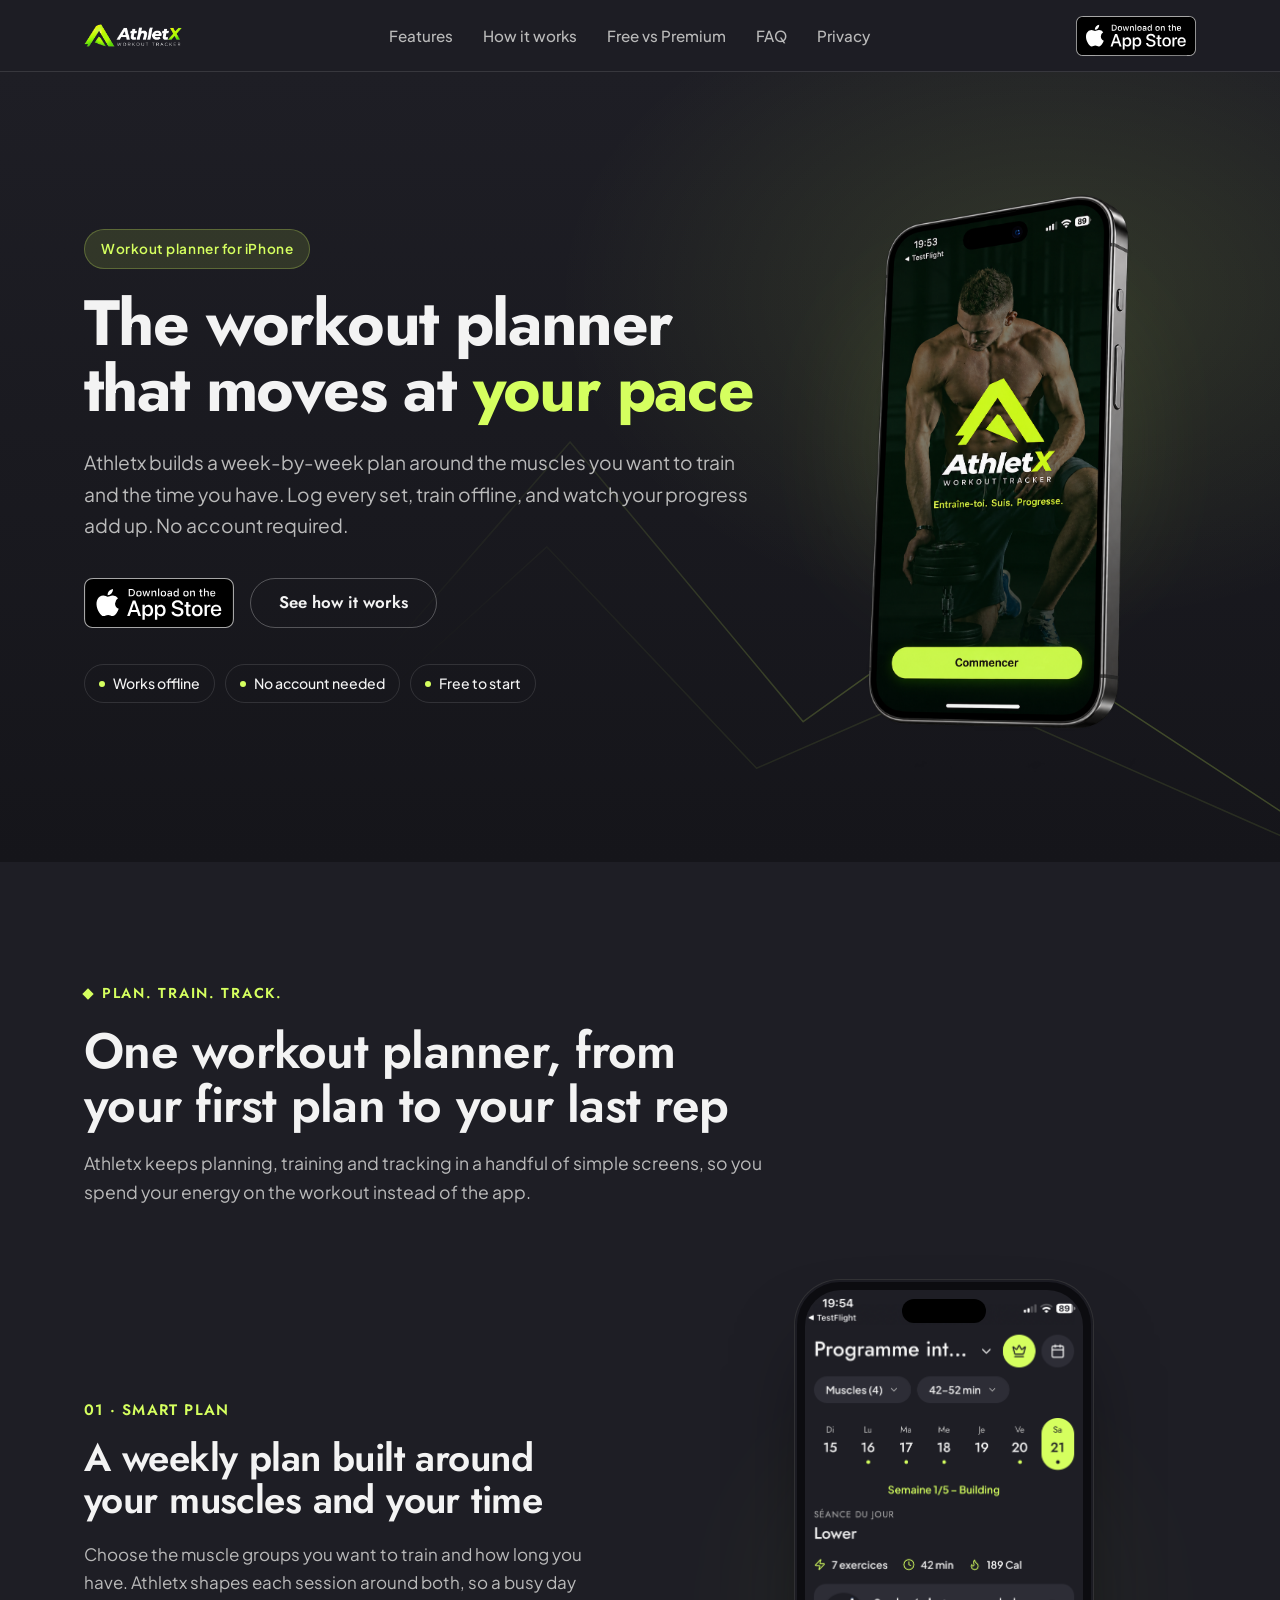
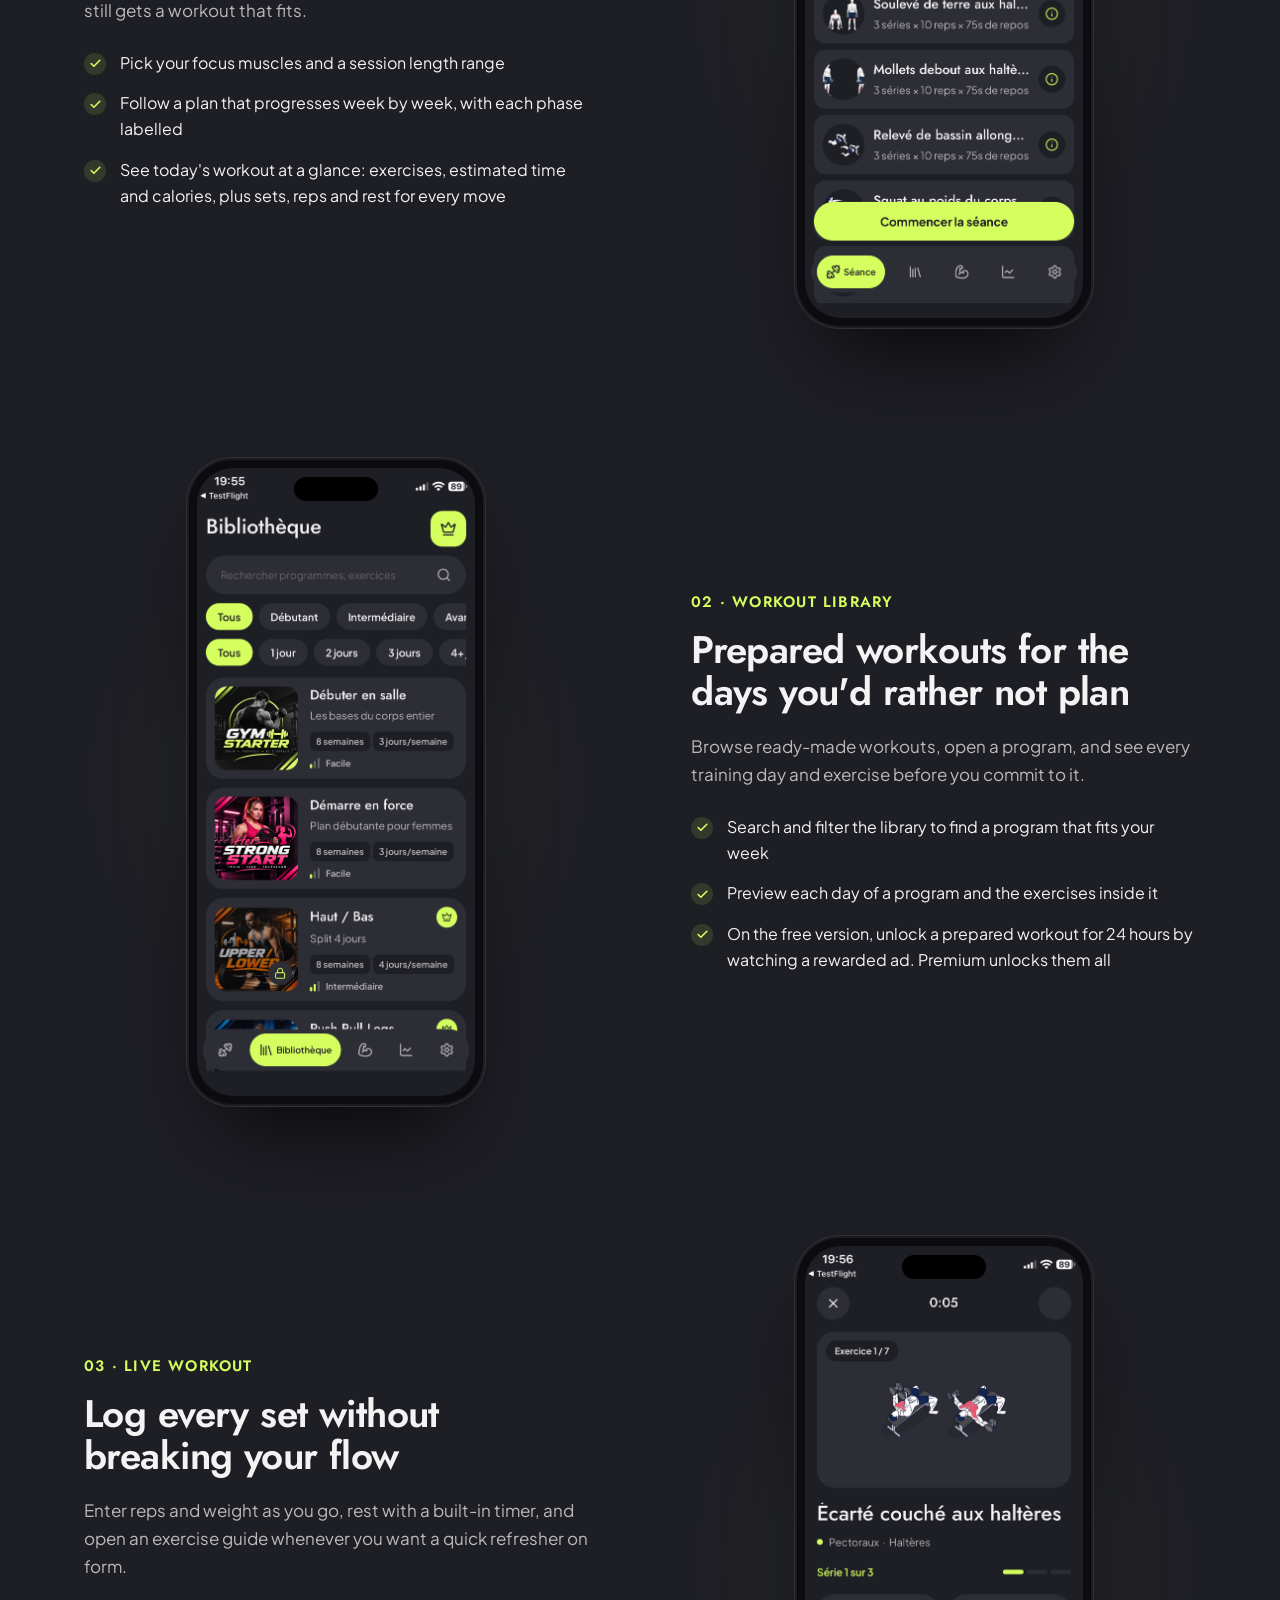
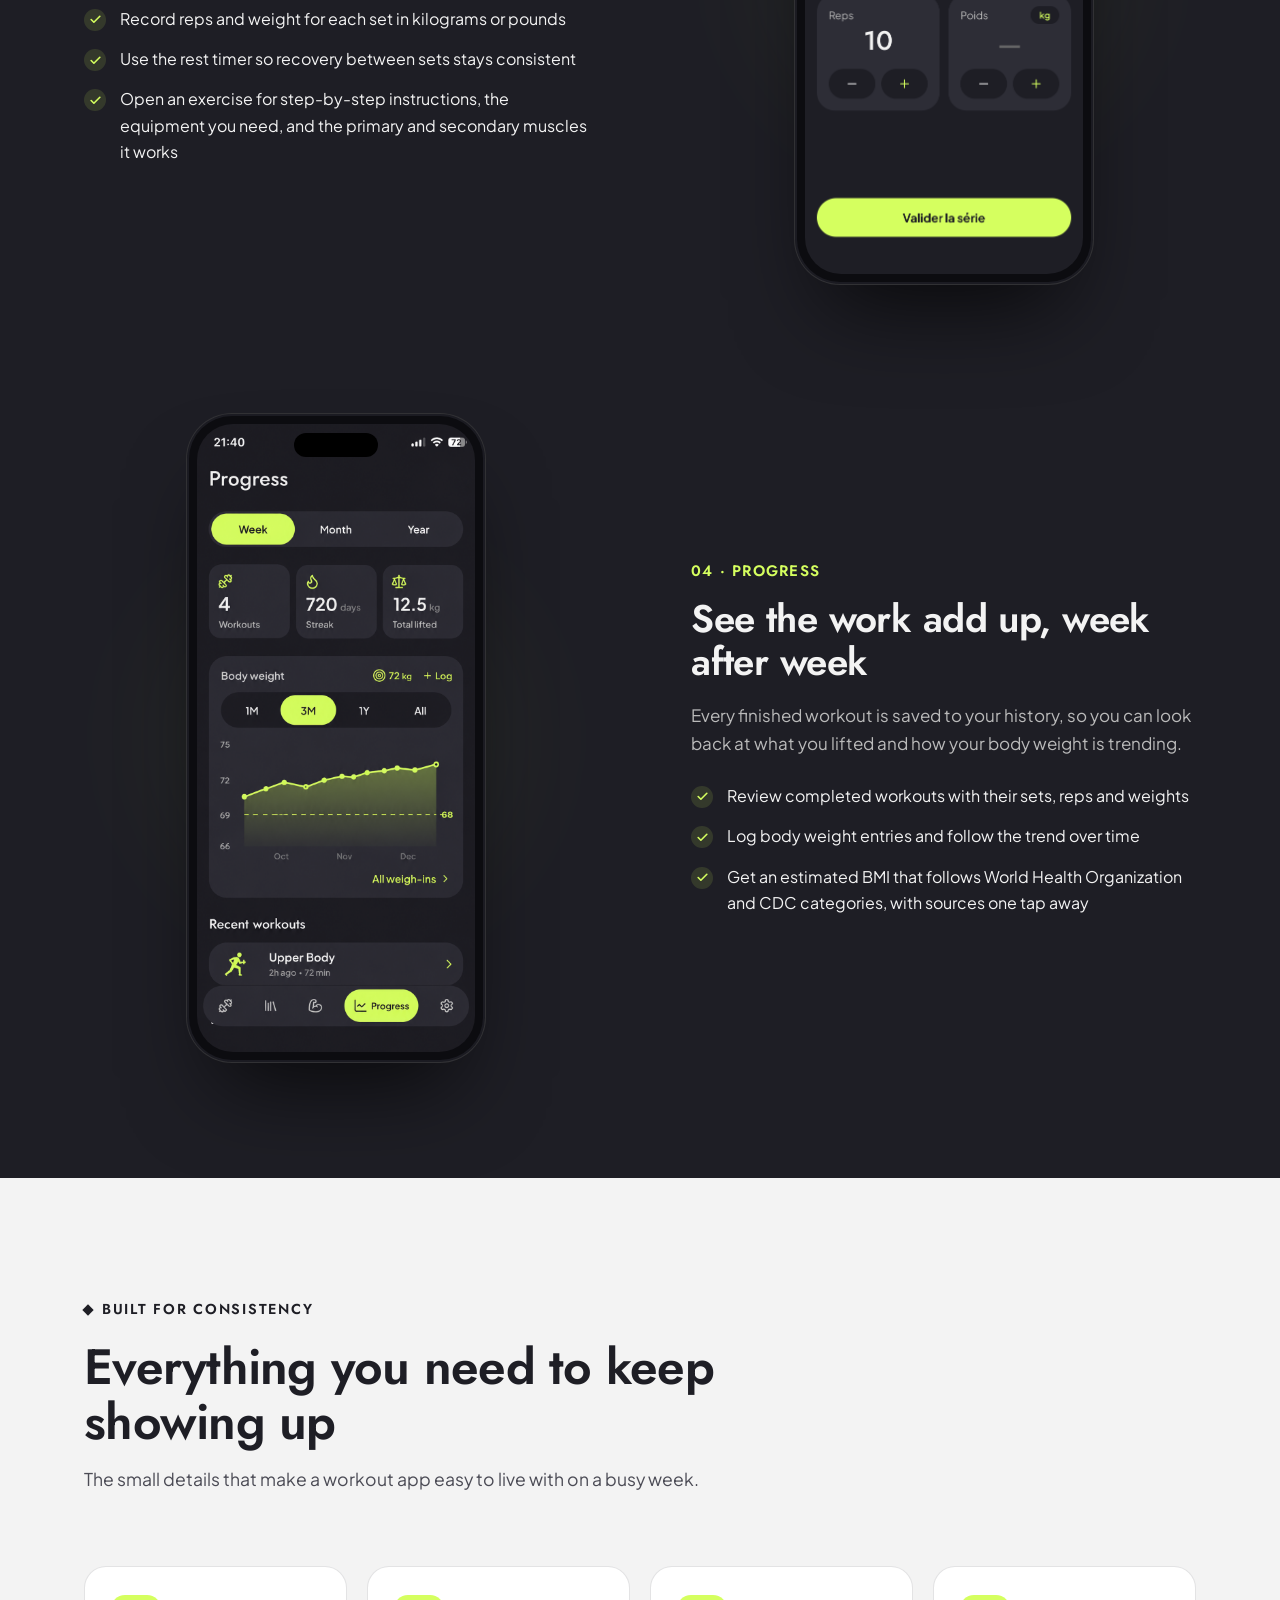
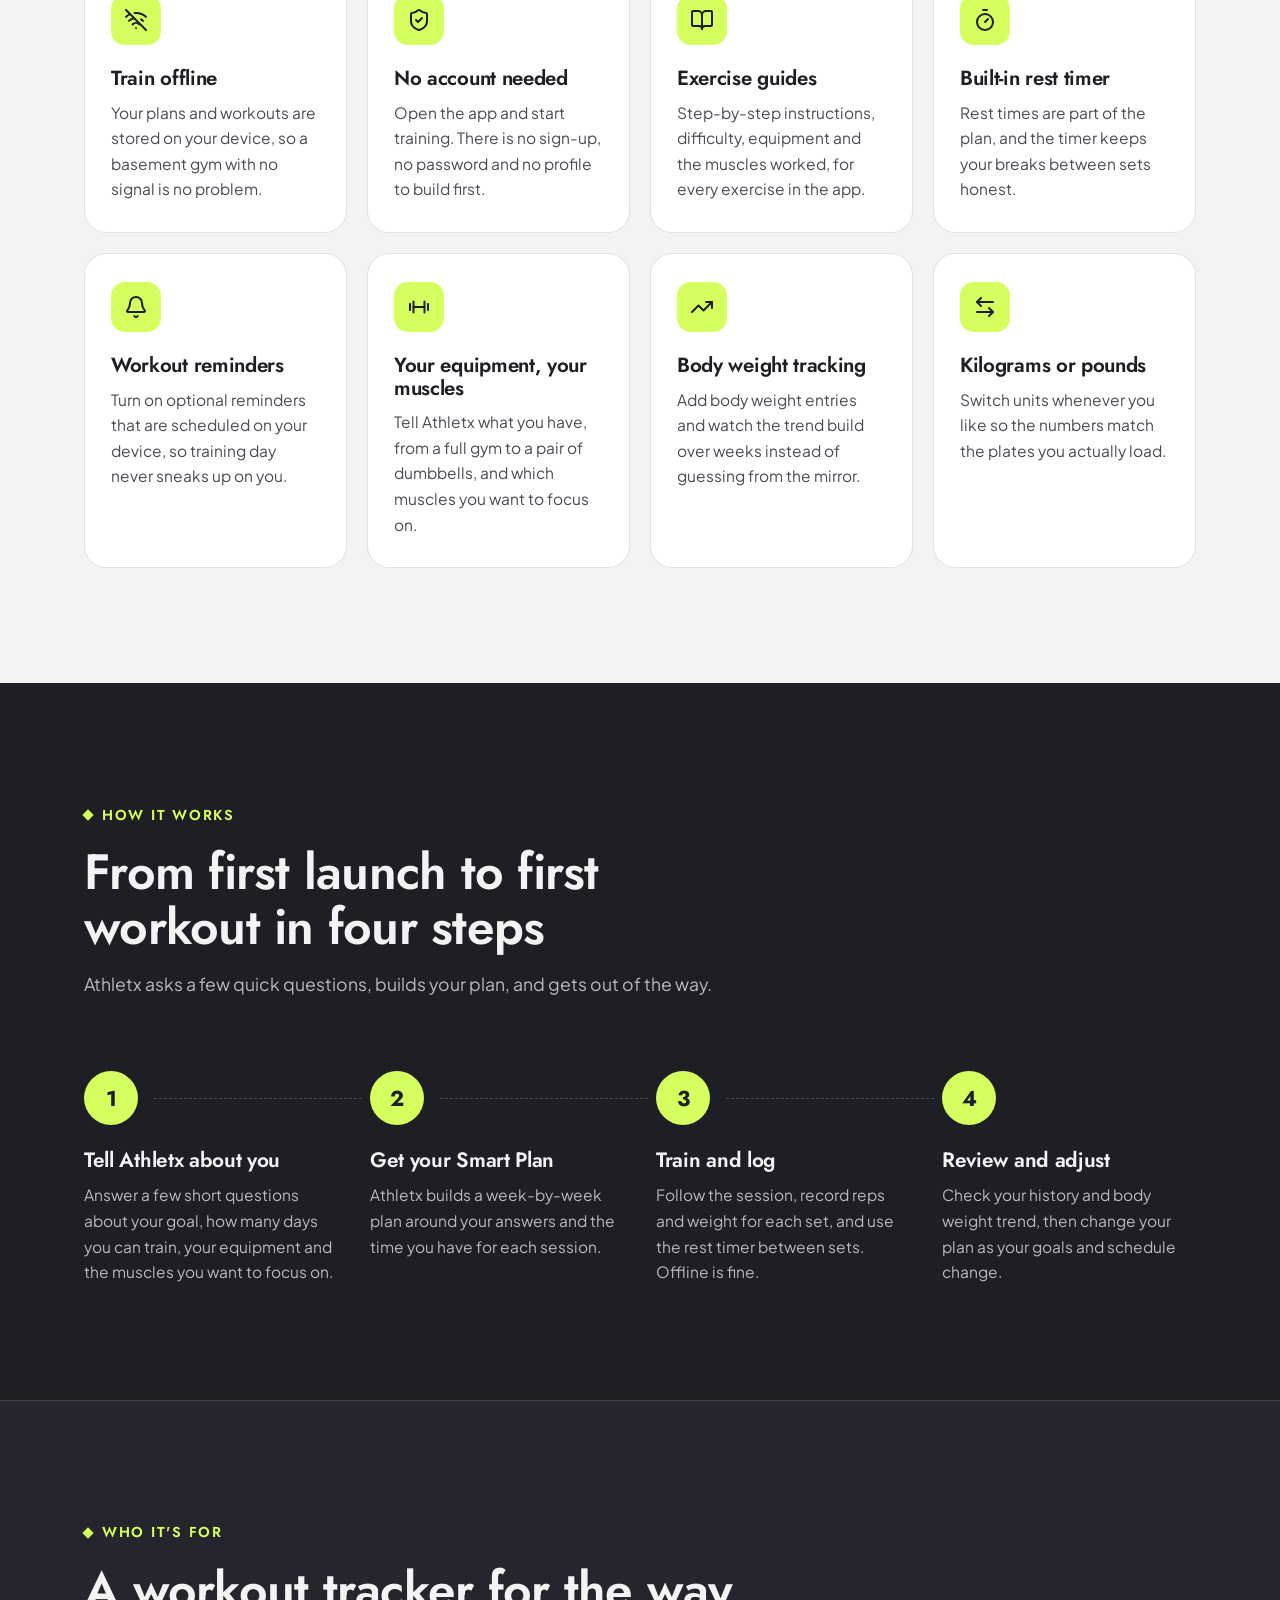
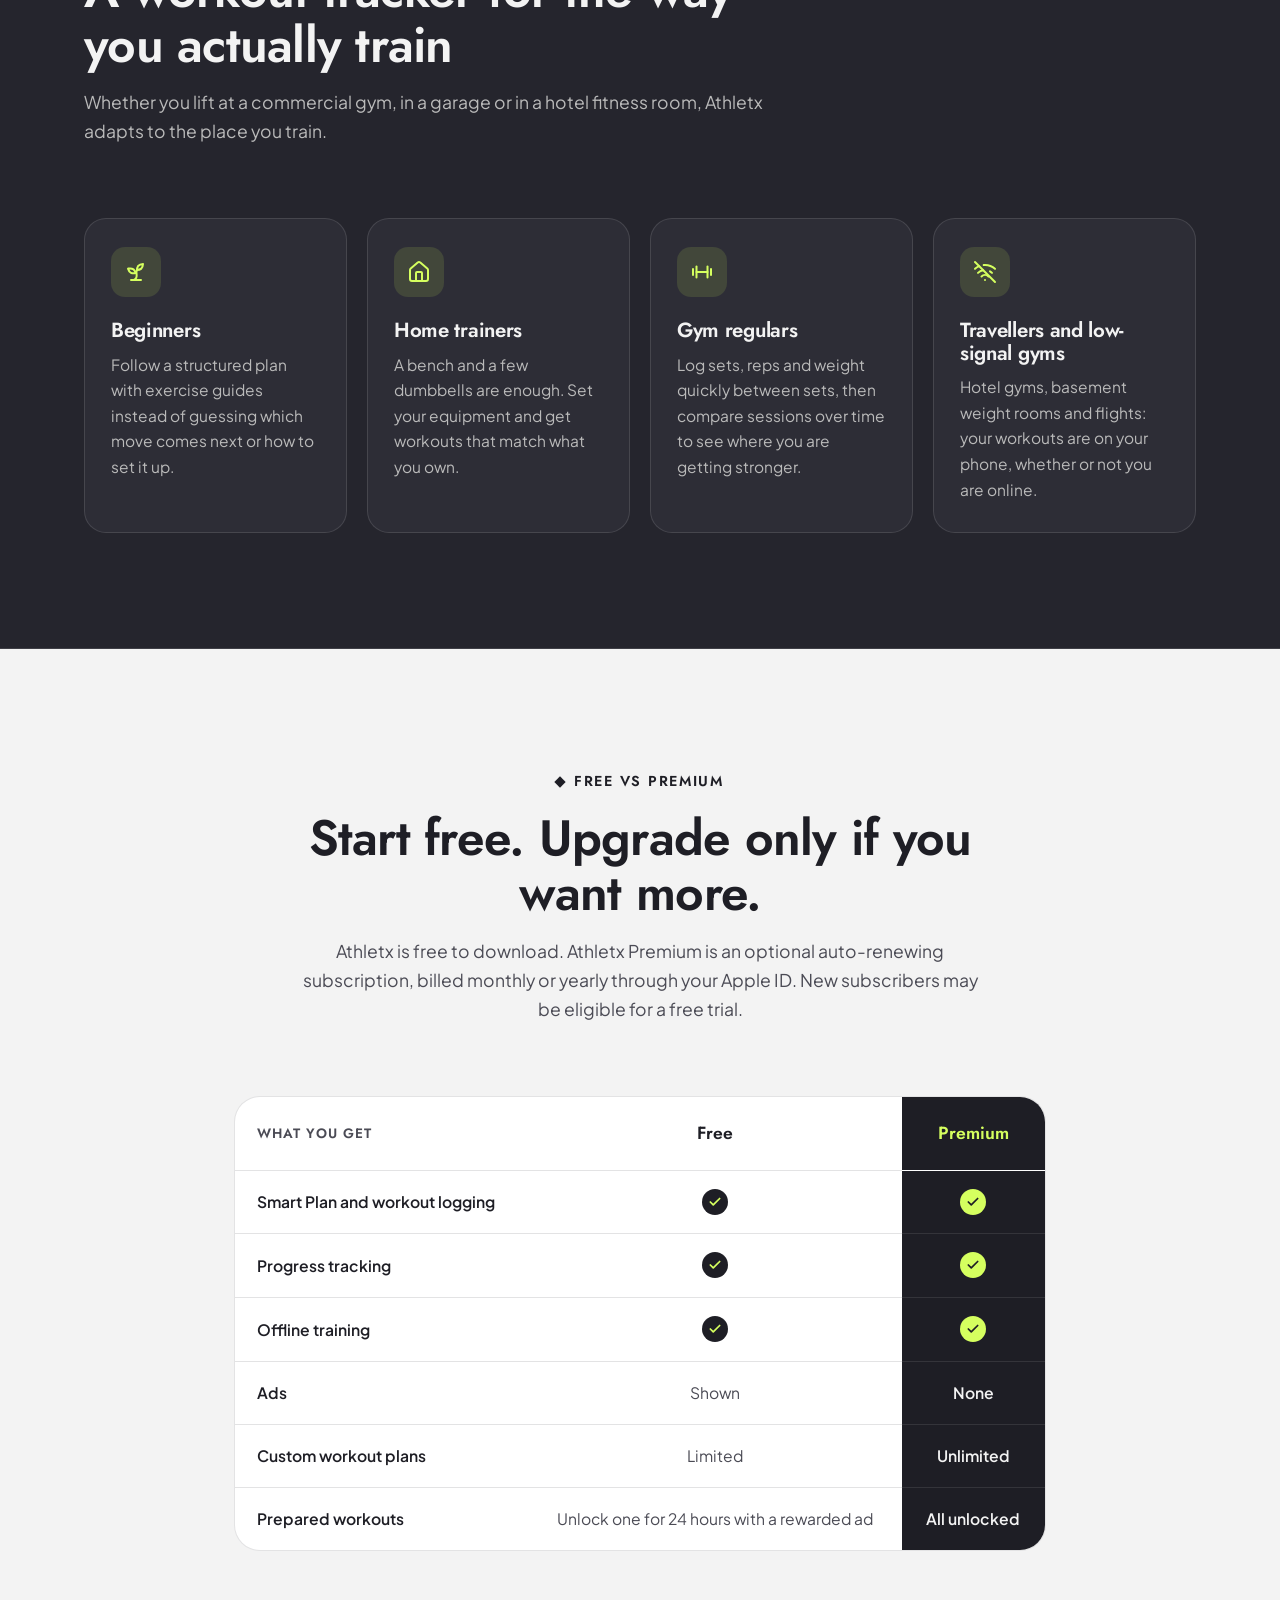
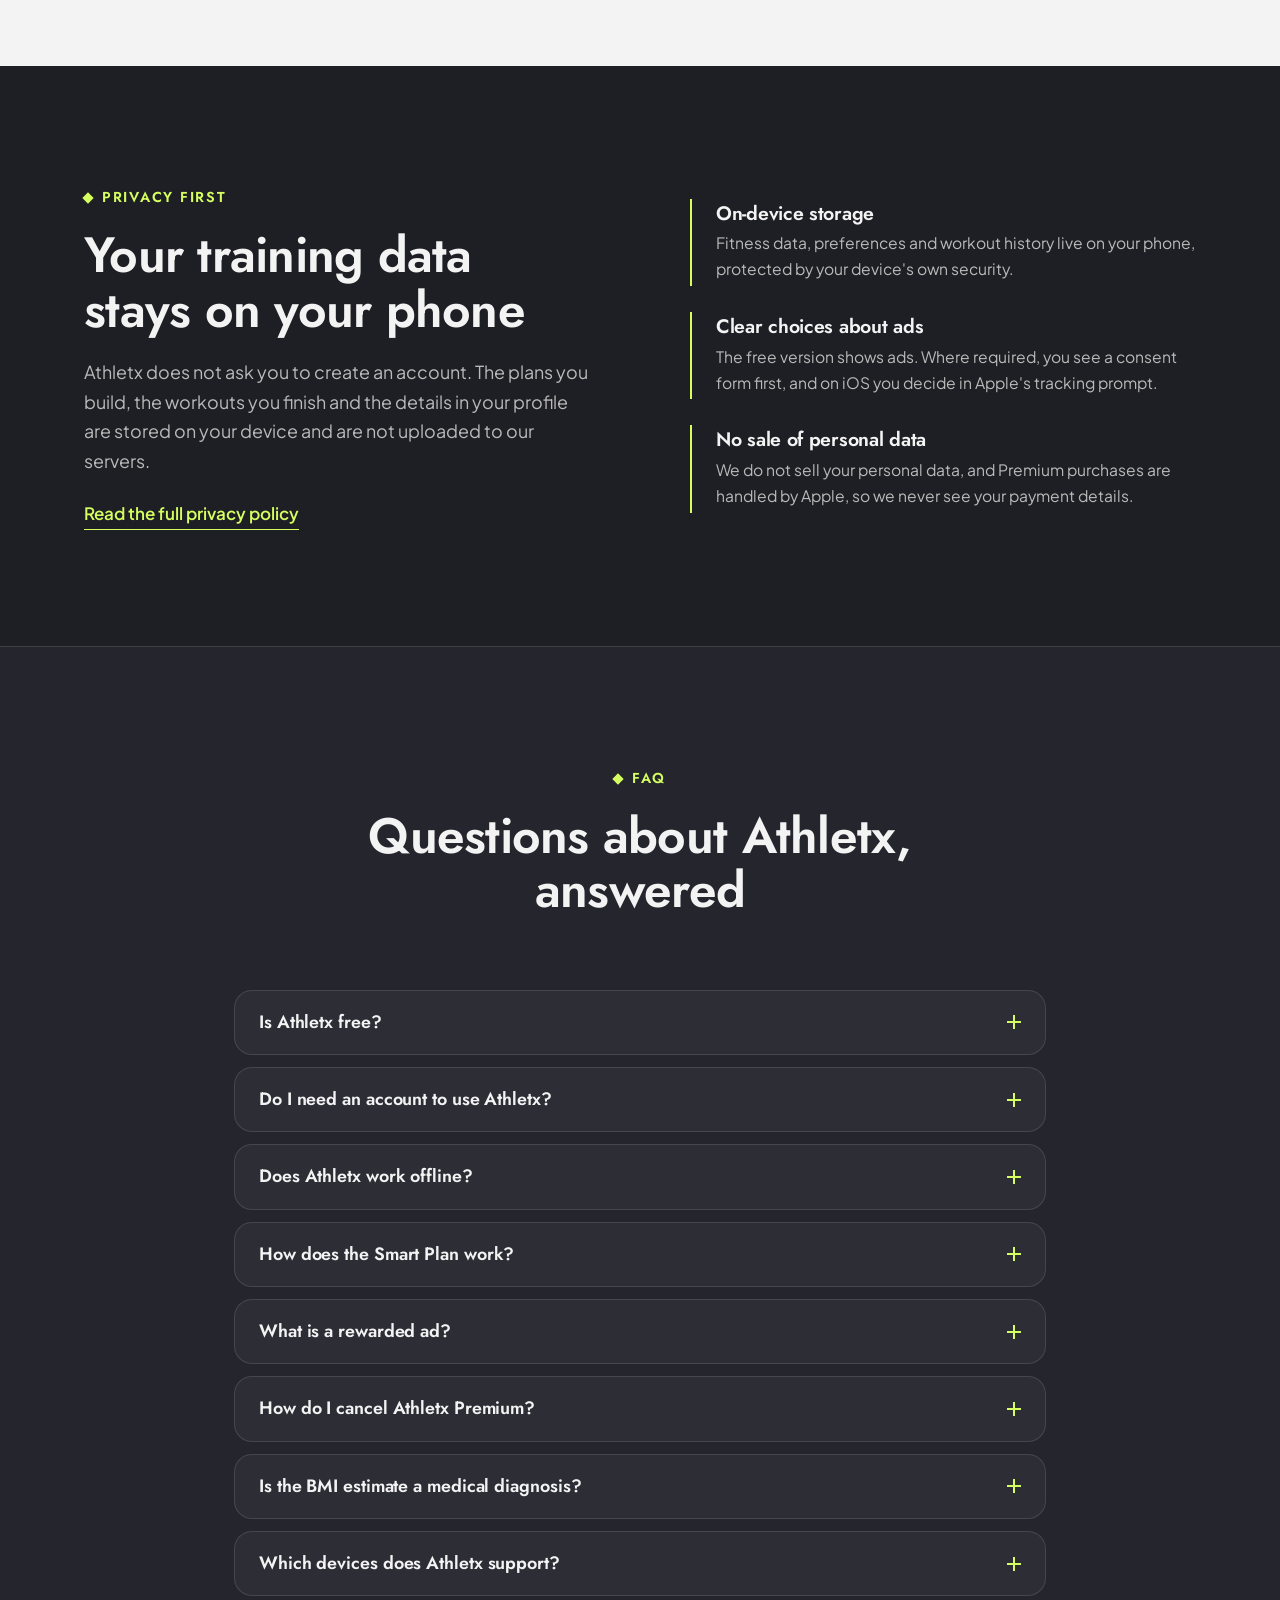
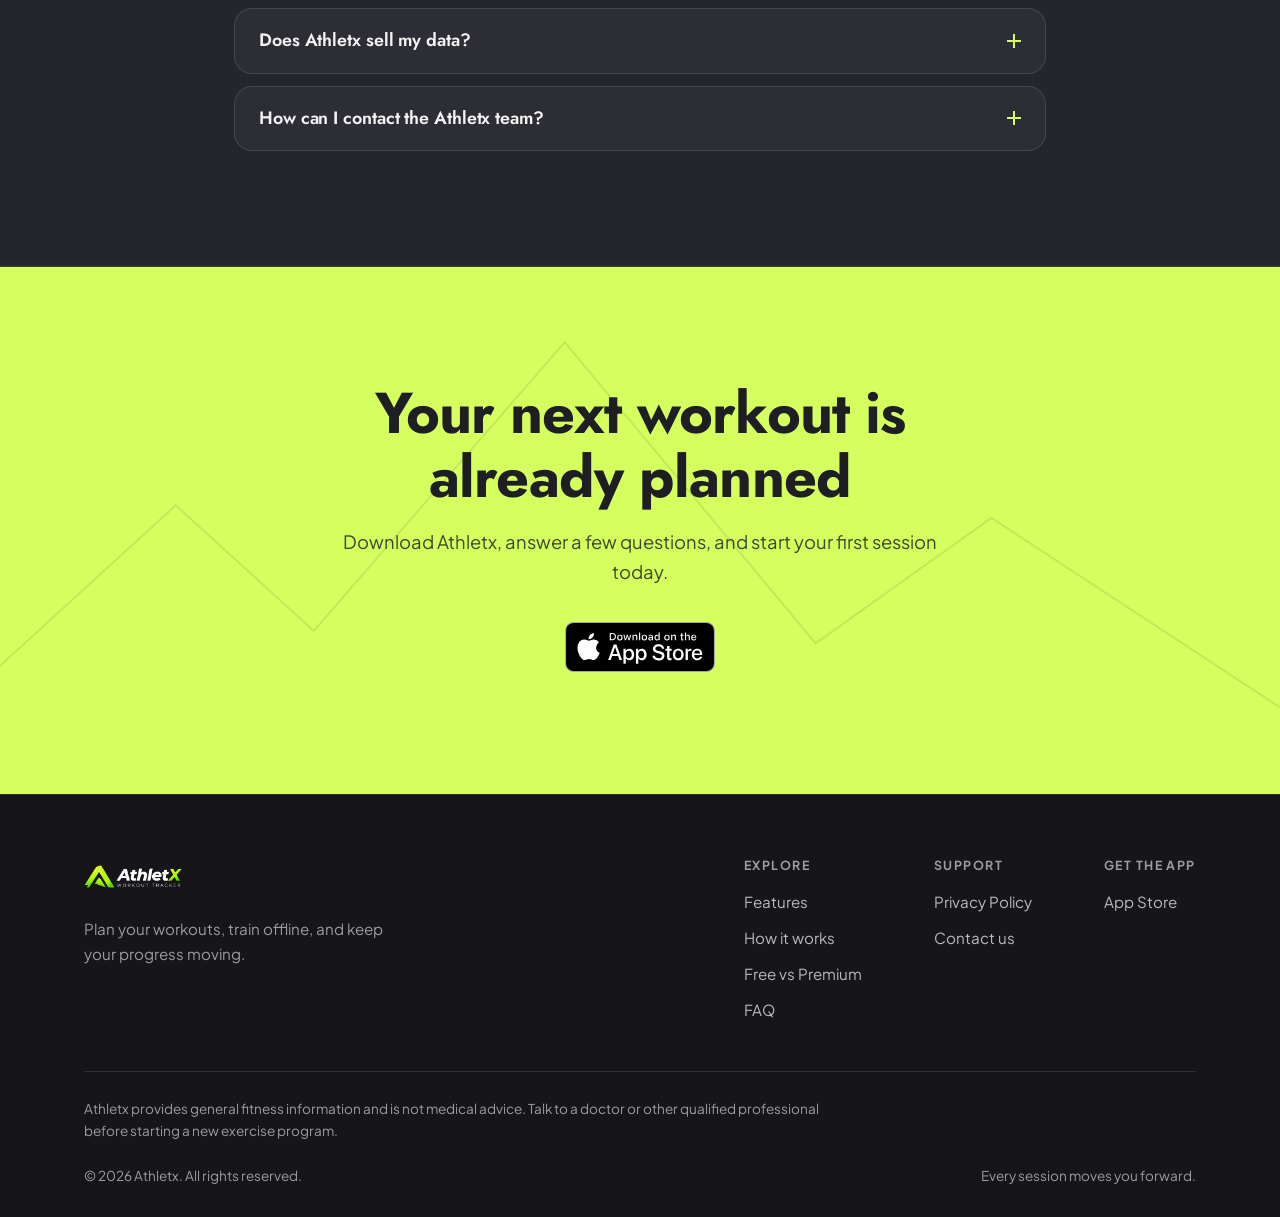
<file: index.html>
<!DOCTYPE html>
<html lang="en">
<head>
<meta charset="UTF-8">
<meta name="viewport" content="width=device-width, initial-scale=1.0">

<!-- ===== Primary SEO ===== -->
<title>Athletx: Workout Planner &amp; Gym Tracker for iPhone</title>
<meta name="description" content="Athletx is a workout planner for iPhone. Build a week-by-week Smart Plan, log sets and reps, and train offline with no account. Free to start.">
<link rel="canonical" href="https://oussamachkir.github.io/athletx-website/">
<link rel="alternate" hreflang="en" href="https://oussamachkir.github.io/athletx-website/">
<link rel="alternate" hreflang="x-default" href="https://oussamachkir.github.io/athletx-website/">
<meta name="robots" content="index, follow, max-image-preview:large, max-snippet:-1">
<meta name="theme-color" content="#1e1e25">
<meta name="apple-itunes-app" content="app-id=6818331268">

<!-- ===== Open Graph / Twitter ===== -->
<meta property="og:type" content="website">
<meta property="og:site_name" content="Athletx">
<meta property="og:locale" content="en_US">
<meta property="og:title" content="Athletx: Workout Planner &amp; Gym Tracker for iPhone">
<meta property="og:description" content="Build a week-by-week Smart Plan, log every set and rep, and train offline. No account needed.">
<meta property="og:url" content="https://oussamachkir.github.io/athletx-website/">
<meta property="og:image" content="https://oussamachkir.github.io/athletx-website/assets/og-image.png">
<meta property="og:image:width" content="1200">
<meta property="og:image:height" content="630">
<meta property="og:image:alt" content="Athletx workout planner app for iPhone">
<meta name="twitter:card" content="summary_large_image">
<meta name="twitter:title" content="Athletx: Workout Planner &amp; Gym Tracker for iPhone">
<meta name="twitter:description" content="Build a week-by-week Smart Plan, log every set and rep, and train offline. No account needed.">
<meta name="twitter:image" content="https://oussamachkir.github.io/athletx-website/assets/og-image.png">
<meta name="twitter:image:alt" content="Athletx workout planner app for iPhone">

<!-- ===== Icons, fonts (self-hosted), styles ===== -->
<link rel="icon" type="image/png" sizes="32x32" href="assets/favicon-32.png">
<link rel="apple-touch-icon" href="assets/logo-200.png">
<link rel="preload" href="assets/fonts/jost-latin-wght.woff2" as="font" type="font/woff2" crossorigin>
<link rel="preload" href="assets/fonts/plus-jakarta-sans-latin-wght.woff2" as="font" type="font/woff2" crossorigin>
<link rel="stylesheet" href="css/style.css">

<!-- ===== Structured data (JSON-LD) =====
     The FAQPage text below must match the visible FAQ section word for word. -->
<script type="application/ld+json">
{
  "@context": "https://schema.org",
  "@graph": [
    {
      "@type": "Organization",
      "@id": "https://oussamachkir.github.io/athletx-website/#org",
      "name": "Athletx",
      "url": "https://oussamachkir.github.io/athletx-website/",
      "logo": {
        "@type": "ImageObject",
        "url": "https://oussamachkir.github.io/athletx-website/assets/logo-200.png",
        "width": 200,
        "height": 200
      },
      "sameAs": [
        "https://apps.apple.com/us/app/athletx-workout-planner/id6818331268"
      ],
      "contactPoint": {
        "@type": "ContactPoint",
        "contactType": "customer support",
        "email": "oussama501chkir@gmail.com",
        "availableLanguage": [
          "English"
        ]
      }
    },
    {
      "@type": "WebSite",
      "@id": "https://oussamachkir.github.io/athletx-website/#website",
      "url": "https://oussamachkir.github.io/athletx-website/",
      "name": "Athletx",
      "description": "Athletx is a workout planner and gym tracker for iPhone.",
      "inLanguage": "en",
      "publisher": {
        "@id": "https://oussamachkir.github.io/athletx-website/#org"
      }
    },
    {
      "@type": "MobileApplication",
      "@id": "https://oussamachkir.github.io/athletx-website/#app",
      "name": "Athletx: Workout Planner",
      "alternateName": "Athletx",
      "description": "Workout planner and gym tracker for iPhone with week-by-week Smart Plans, set-by-set logging, offline training and no account required.",
      "operatingSystem": "iOS",
      "applicationCategory": "HealthApplication",
      "applicationSubCategory": "Fitness",
      "url": "https://oussamachkir.github.io/athletx-website/",
      "downloadUrl": "https://apps.apple.com/us/app/athletx-workout-planner/id6818331268",
      "installUrl": "https://apps.apple.com/us/app/athletx-workout-planner/id6818331268",
      "image": "https://oussamachkir.github.io/athletx-website/assets/og-image.png",
      "inLanguage": "en",
      "isAccessibleForFree": true,
      "offers": {
        "@type": "Offer",
        "price": "0",
        "priceCurrency": "USD",
        "description": "Free to download. Optional Athletx Premium subscription available as an in-app purchase."
      },
      "featureList": [
        "Week-by-week Smart Plan built around your muscles and session length",
        "Prepared workout library",
        "Set-by-set logging of reps and weight in kg or lb",
        "Built-in rest timer",
        "Exercise guides with steps, equipment and muscles worked",
        "Body weight tracking and estimated BMI with cited sources",
        "Optional workout reminders",
        "Offline training",
        "No account required"
      ],
      "publisher": {
        "@id": "https://oussamachkir.github.io/athletx-website/#org"
      }
    },
    {
      "@type": "FAQPage",
      "@id": "https://oussamachkir.github.io/athletx-website/#faq",
      "mainEntity": [
        {
          "@type": "Question",
          "name": "Is Athletx free?",
          "acceptedAnswer": {
            "@type": "Answer",
            "text": "Yes. Athletx is free to download and use. The free version shows ads, and Athletx Premium is an optional auto-renewing subscription that removes ads, unlocks unlimited custom plans and unlocks all prepared workouts."
          }
        },
        {
          "@type": "Question",
          "name": "Do I need an account to use Athletx?",
          "acceptedAnswer": {
            "@type": "Answer",
            "text": "No. Athletx does not require an account or a sign-up. Your plans, workouts and history are stored on your device."
          }
        },
        {
          "@type": "Question",
          "name": "Does Athletx work offline?",
          "acceptedAnswer": {
            "@type": "Answer",
            "text": "Yes. Your plans and workouts are stored on your device, so you can train without an internet connection. Features that need the internet, such as showing ads or making a purchase, need a connection."
          }
        },
        {
          "@type": "Question",
          "name": "How does the Smart Plan work?",
          "acceptedAnswer": {
            "@type": "Answer",
            "text": "You choose the muscle groups you want to train and how long you have for each session. Athletx then builds your workouts with sets, reps and rest times, and the plan progresses week by week."
          }
        },
        {
          "@type": "Question",
          "name": "What is a rewarded ad?",
          "acceptedAnswer": {
            "@type": "Answer",
            "text": "On the free version, you can watch a rewarded ad to unlock one prepared workout for 24 hours. Athletx Premium unlocks all prepared workouts and removes ads."
          }
        },
        {
          "@type": "Question",
          "name": "How do I cancel Athletx Premium?",
          "acceptedAnswer": {
            "@type": "Answer",
            "text": "Subscriptions are managed in your Apple ID account settings. To avoid being charged for the next period, cancel at least 24 hours before the current period ends. You can also restore a previous purchase from the Premium screen in the app."
          }
        },
        {
          "@type": "Question",
          "name": "Is the BMI estimate a medical diagnosis?",
          "acceptedAnswer": {
            "@type": "Answer",
            "text": "No. The BMI shown in Athletx is a general screening estimate calculated on your device, using standard categories published by public health authorities such as the World Health Organization and the CDC. It is not a diagnosis and it is not medical advice."
          }
        },
        {
          "@type": "Question",
          "name": "Which devices does Athletx support?",
          "acceptedAnswer": {
            "@type": "Answer",
            "text": "Athletx is available for iPhone on the App Store."
          }
        },
        {
          "@type": "Question",
          "name": "Does Athletx sell my data?",
          "acceptedAnswer": {
            "@type": "Answer",
            "text": "No. We do not sell your personal data. Your workout data stays on your device, and the third-party services used for ads and subscriptions handle limited information under their own privacy policies."
          }
        },
        {
          "@type": "Question",
          "name": "How can I contact the Athletx team?",
          "acceptedAnswer": {
            "@type": "Answer",
            "text": "Email oussama501chkir@gmail.com with questions, feedback or privacy requests."
          }
        }
      ]
    }
  ]
}
</script>
</head>
<body>
<a class="skip-link" href="#main">Skip to content</a>

<!-- ===== Navbar ===== -->
<header class="navbar">
  <div class="container">
    <a href="./" class="brand" aria-label="Athletx home">
      <!-- IMAGE SLOT: logo. Replace assets/logo-web.png (any width, keep a horizontal logo ~ 4:1 and a transparent background). -->
      <img src="assets/logo-web.png" alt="Athletx" width="132" height="36">
    </a>

    <nav class="nav-links" id="navLinks" aria-label="Main">
      <a href="#features">Features</a>
      <a href="#how">How it works</a>
      <a href="#plans">Free vs Premium</a>
      <a href="#faq">FAQ</a>
      <a href="privacy.html">Privacy</a>
    </nav>

    <div class="nav-cta">
      <a href="https://apps.apple.com/us/app/athletx-workout-planner/id6818331268" class="app-store-badge">
        <img src="assets/Download_on_the_App_Store_Badge_US-UK_RGB_blk_092917.svg" alt="Download Athletx on the App Store" width="150" height="50">
      </a>
      <button class="nav-toggle" id="navToggle" type="button" aria-label="Toggle menu" aria-expanded="false" aria-controls="navLinks">
        <span></span><span></span><span></span>
      </button>
    </div>
  </div>
</header>

<main id="main">

<!-- ===== Hero ===== -->
<section class="hero" aria-labelledby="hero-title">
  <svg class="hero-peaks" viewBox="0 0 1200 420" preserveAspectRatio="xMidYMax slice" aria-hidden="true" focusable="false">
    <path d="M0 400 L230 190 L340 290 L540 60 L740 300 L880 200 L1200 410" />
    <path d="M0 420 L180 280 L300 350 L520 150 L700 340 L860 270 L1200 420" />
  </svg>

  <div class="container hero-grid">
    <div class="hero-copy">
      <p class="eyebrow">Workout planner for iPhone</p>
      <h1 id="hero-title">The workout planner that moves at <span class="mark">your pace</span></h1>
      <p class="lead">Athletx builds a week-by-week plan around the muscles you want to train and the time you have. Log every set, train offline, and watch your progress add up. No account required.</p>

      <div class="hero-actions">
        <a href="https://apps.apple.com/us/app/athletx-workout-planner/id6818331268" class="app-store-badge">
          <img src="assets/Download_on_the_App_Store_Badge_US-UK_RGB_blk_092917.svg" alt="Download Athletx on the App Store" width="150" height="50">
        </a>
        <a href="#how" class="btn btn-ghost">See how it works</a>
      </div>

      <ul class="chips" aria-label="Highlights">
        <li>Works offline</li>
        <li>No account needed</li>
        <li>Free to start</li>
      </ul>
    </div>

    <div class="hero-visual">
      <div class="hero-glow" aria-hidden="true"></div>
      <!-- IMAGE SLOT: hero. Replace assets/mockup-home.png. Best as a transparent PNG of a phone mockup, about 768 x 1360 px.
           If you change the screen shown, update the alt text. -->
      <img class="hero-phone" src="assets/mockup-home.png" alt="Athletx Smart Plan screen showing today's workout with sets, reps and rest times" width="768" height="1360" fetchpriority="high">
    </div>
  </div>
</section>

<!-- ===== Feature showcase ===== -->
<section class="section" id="features" aria-labelledby="features-title">
  <div class="container">
    <div class="section-head">
      <p class="kicker">Plan. Train. Track.</p>
      <h2 id="features-title">One workout planner, from your first plan to your last rep</h2>
      <p>Athletx keeps planning, training and tracking in a handful of simple screens, so you spend your energy on the workout instead of the app.</p>
    </div>

    <article class="showcase">
      <div class="showcase-copy">
        <p class="step-tag">01 · Smart Plan</p>
        <h3>A weekly plan built around your muscles and your time</h3>
        <p>Choose the muscle groups you want to train and how long you have. Athletx shapes each session around both, so a busy day still gets a workout that fits.</p>
        <ul class="ticks">
          <li>Pick your focus muscles and a session length range</li>
          <li>Follow a plan that progresses week by week, with each phase labelled</li>
          <li>See today's workout at a glance: exercises, estimated time and calories, plus sets, reps and rest for every move</li>
        </ul>
      </div>
      <div class="showcase-visual">
        <div class="phone">
          <!-- IMAGE SLOT: assets/screens/screen-plan.png. Any iPhone screenshot works (about 1170 x 2532 px). -->
          <img src="assets/screens/screen-plan.png" alt="Athletx Smart Plan screen with today's workout" width="780" height="1688" loading="lazy" decoding="async">
        </div>
      </div>
    </article>

    <article class="showcase reverse">
      <div class="showcase-copy">
        <p class="step-tag">02 · Workout library</p>
        <h3>Prepared workouts for the days you'd rather not plan</h3>
        <p>Browse ready-made workouts, open a program, and see every training day and exercise before you commit to it.</p>
        <ul class="ticks">
          <li>Search and filter the library to find a program that fits your week</li>
          <li>Preview each day of a program and the exercises inside it</li>
          <li>On the free version, unlock a prepared workout for 24 hours by watching a rewarded ad. Premium unlocks them all</li>
        </ul>
      </div>
      <div class="showcase-visual">
        <div class="phone">
          <!-- IMAGE SLOT: assets/screens/screen-library.png -->
          <img src="assets/screens/screen-library.png" alt="Athletx workout library screen with prepared programs" width="780" height="1688" loading="lazy" decoding="async">
        </div>
      </div>
    </article>

    <article class="showcase">
      <div class="showcase-copy">
        <p class="step-tag">03 · Live workout</p>
        <h3>Log every set without breaking your flow</h3>
        <p>Enter reps and weight as you go, rest with a built-in timer, and open an exercise guide whenever you want a quick refresher on form.</p>
        <ul class="ticks">
          <li>Record reps and weight for each set in kilograms or pounds</li>
          <li>Use the rest timer so recovery between sets stays consistent</li>
          <li>Open an exercise for step-by-step instructions, the equipment you need, and the primary and secondary muscles it works</li>
        </ul>
      </div>
      <div class="showcase-visual">
        <div class="phone">
          <!-- IMAGE SLOT: assets/screens/screen-workout.png -->
          <img src="assets/screens/screen-workout.png" alt="Athletx live workout screen for logging reps and weight" width="780" height="1688" loading="lazy" decoding="async">
        </div>
      </div>
    </article>

    <article class="showcase reverse">
      <div class="showcase-copy">
        <p class="step-tag">04 · Progress</p>
        <h3>See the work add up, week after week</h3>
        <p>Every finished workout is saved to your history, so you can look back at what you lifted and how your body weight is trending.</p>
        <ul class="ticks">
          <li>Review completed workouts with their sets, reps and weights</li>
          <li>Log body weight entries and follow the trend over time</li>
          <li>Get an estimated BMI that follows World Health Organization and CDC categories, with sources one tap away</li>
        </ul>
      </div>
      <div class="showcase-visual">
        <div class="phone">
          <!-- IMAGE SLOT: assets/screens/screen-progress.png -->
          <img src="assets/screens/screen-progress.png" alt="Athletx progress screen with workout history and body weight chart" width="780" height="1688" loading="lazy" decoding="async">
        </div>
      </div>
    </article>
  </div>
</section>

<!-- ===== Everything you need (light) ===== -->
<section class="section section--paper" id="everything" aria-labelledby="everything-title">
  <div class="container">
    <div class="section-head">
      <p class="kicker">Built for consistency</p>
      <h2 id="everything-title">Everything you need to keep showing up</h2>
      <p>The small details that make a workout app easy to live with on a busy week.</p>
    </div>

    <div class="card-grid card-grid--4">
      <article class="card">
        <div class="card-icon"><svg viewBox="0 0 24 24" aria-hidden="true"><path d="M12 20h.01"/><path d="M8.5 16.429a5 5 0 0 1 7 0"/><path d="M5 12.859a10 10 0 0 1 5.17-2.69"/><path d="M19 12.859a10 10 0 0 0-2.007-1.523"/><path d="M2 8.82a15 15 0 0 1 4.177-2.643"/><path d="M22 8.82a15 15 0 0 0-11.288-3.764"/><path d="m2 2 20 20"/></svg></div>
        <h3>Train offline</h3>
        <p>Your plans and workouts are stored on your device, so a basement gym with no signal is no problem.</p>
      </article>
      <article class="card">
        <div class="card-icon"><svg viewBox="0 0 24 24" aria-hidden="true"><path d="M20 13c0 5-3.5 7.5-7.66 8.95a1 1 0 0 1-.67-.01C7.5 20.5 4 18 4 13V6a1 1 0 0 1 1-1c2 0 4.5-1.2 6.24-2.72a1.17 1.17 0 0 1 1.52 0C14.51 3.81 17 5 19 5a1 1 0 0 1 1 1z"/><path d="m9 12 2 2 4-4"/></svg></div>
        <h3>No account needed</h3>
        <p>Open the app and start training. There is no sign-up, no password and no profile to build first.</p>
      </article>
      <article class="card">
        <div class="card-icon"><svg viewBox="0 0 24 24" aria-hidden="true"><path d="M12 7v14"/><path d="M3 18a1 1 0 0 1-1-1V4a1 1 0 0 1 1-1h5a4 4 0 0 1 4 4 4 4 0 0 1 4-4h5a1 1 0 0 1 1 1v13a1 1 0 0 1-1 1h-6a3 3 0 0 0-3 3 3 3 0 0 0-3-3z"/></svg></div>
        <h3>Exercise guides</h3>
        <p>Step-by-step instructions, difficulty, equipment and the muscles worked, for every exercise in the app.</p>
      </article>
      <article class="card">
        <div class="card-icon"><svg viewBox="0 0 24 24" aria-hidden="true"><line x1="10" x2="14" y1="2" y2="2"/><line x1="12" x2="15" y1="14" y2="11"/><circle cx="12" cy="14" r="8"/></svg></div>
        <h3>Built-in rest timer</h3>
        <p>Rest times are part of the plan, and the timer keeps your breaks between sets honest.</p>
      </article>
      <article class="card">
        <div class="card-icon"><svg viewBox="0 0 24 24" aria-hidden="true"><path d="M10.268 21a2 2 0 0 0 3.464 0"/><path d="M3.262 15.326A1 1 0 0 0 4 17h16a1 1 0 0 0 .74-1.673C19.41 13.956 18 12.499 18 8A6 6 0 0 0 6 8c0 4.499-1.411 5.956-2.738 7.326"/></svg></div>
        <h3>Workout reminders</h3>
        <p>Turn on optional reminders that are scheduled on your device, so training day never sneaks up on you.</p>
      </article>
      <article class="card">
        <div class="card-icon"><svg viewBox="0 0 24 24" aria-hidden="true"><path d="M6.5 6.5v11"/><path d="M17.5 6.5v11"/><path d="M3 9v6"/><path d="M21 9v6"/><path d="M6.5 12h11"/></svg></div>
        <h3>Your equipment, your muscles</h3>
        <p>Tell Athletx what you have, from a full gym to a pair of dumbbells, and which muscles you want to focus on.</p>
      </article>
      <article class="card">
        <div class="card-icon"><svg viewBox="0 0 24 24" aria-hidden="true"><path d="M16 7h6v6"/><path d="m22 7-8.5 8.5-5-5L2 17"/></svg></div>
        <h3>Body weight tracking</h3>
        <p>Add body weight entries and watch the trend build over weeks instead of guessing from the mirror.</p>
      </article>
      <article class="card">
        <div class="card-icon"><svg viewBox="0 0 24 24" aria-hidden="true"><path d="M8 3 4 7l4 4"/><path d="M4 7h16"/><path d="m16 21 4-4-4-4"/><path d="M20 17H4"/></svg></div>
        <h3>Kilograms or pounds</h3>
        <p>Switch units whenever you like so the numbers match the plates you actually load.</p>
      </article>
    </div>
  </div>
</section>

<!-- ===== How it works ===== -->
<section class="section" id="how" aria-labelledby="how-title">
  <div class="container">
    <div class="section-head">
      <p class="kicker">How it works</p>
      <h2 id="how-title">From first launch to first workout in four steps</h2>
      <p>Athletx asks a few quick questions, builds your plan, and gets out of the way.</p>
    </div>

    <ol class="steps">
      <li class="step">
        <span class="step-num" aria-hidden="true">1</span>
        <h3>Tell Athletx about you</h3>
        <p>Answer a few short questions about your goal, how many days you can train, your equipment and the muscles you want to focus on.</p>
      </li>
      <li class="step">
        <span class="step-num" aria-hidden="true">2</span>
        <h3>Get your Smart Plan</h3>
        <p>Athletx builds a week-by-week plan around your answers and the time you have for each session.</p>
      </li>
      <li class="step">
        <span class="step-num" aria-hidden="true">3</span>
        <h3>Train and log</h3>
        <p>Follow the session, record reps and weight for each set, and use the rest timer between sets. Offline is fine.</p>
      </li>
      <li class="step">
        <span class="step-num" aria-hidden="true">4</span>
        <h3>Review and adjust</h3>
        <p>Check your history and body weight trend, then change your plan as your goals and schedule change.</p>
      </li>
    </ol>
  </div>
</section>

<!-- ===== Who it's for ===== -->
<section class="section section--alt" id="who" aria-labelledby="who-title">
  <div class="container">
    <div class="section-head">
      <p class="kicker">Who it's for</p>
      <h2 id="who-title">A workout tracker for the way you actually train</h2>
      <p>Whether you lift at a commercial gym, in a garage or in a hotel fitness room, Athletx adapts to the place you train.</p>
    </div>

    <div class="card-grid card-grid--4">
      <article class="card card--dark">
        <div class="card-icon"><svg viewBox="0 0 24 24" aria-hidden="true"><path d="M7 20h10"/><path d="M10 20c5.5-2.5.8-6.4 3-10"/><path d="M9.5 9.4c1.1.8 1.8 2.2 2.3 3.7-2 .4-3.5.4-4.8-.3-1.2-.6-2.3-1.9-3-4.2 2.8-.5 4.4 0 5.5.8z"/><path d="M14.1 6a7 7 0 0 0-1.1 4c1.9-.1 3.3-.6 4.3-1.4 1-1 1.6-2.3 1.7-4.6-2.7.1-4 1-4.9 2z"/></svg></div>
        <h3>Beginners</h3>
        <p>Follow a structured plan with exercise guides instead of guessing which move comes next or how to set it up.</p>
      </article>
      <article class="card card--dark">
        <div class="card-icon"><svg viewBox="0 0 24 24" aria-hidden="true"><path d="M15 21v-8a1 1 0 0 0-1-1h-4a1 1 0 0 0-1 1v8"/><path d="M3 10a2 2 0 0 1 .709-1.528l7-5.999a2 2 0 0 1 2.582 0l7 5.999A2 2 0 0 1 21 10v9a2 2 0 0 1-2 2H5a2 2 0 0 1-2-2z"/></svg></div>
        <h3>Home trainers</h3>
        <p>A bench and a few dumbbells are enough. Set your equipment and get workouts that match what you own.</p>
      </article>
      <article class="card card--dark">
        <div class="card-icon"><svg viewBox="0 0 24 24" aria-hidden="true"><path d="M6.5 6.5v11"/><path d="M17.5 6.5v11"/><path d="M3 9v6"/><path d="M21 9v6"/><path d="M6.5 12h11"/></svg></div>
        <h3>Gym regulars</h3>
        <p>Log sets, reps and weight quickly between sets, then compare sessions over time to see where you are getting stronger.</p>
      </article>
      <article class="card card--dark">
        <div class="card-icon"><svg viewBox="0 0 24 24" aria-hidden="true"><path d="M12 20h.01"/><path d="M8.5 16.429a5 5 0 0 1 7 0"/><path d="M5 12.859a10 10 0 0 1 5.17-2.69"/><path d="M19 12.859a10 10 0 0 0-2.007-1.523"/><path d="M2 8.82a15 15 0 0 1 4.177-2.643"/><path d="M22 8.82a15 15 0 0 0-11.288-3.764"/><path d="m2 2 20 20"/></svg></div>
        <h3>Travellers and low-signal gyms</h3>
        <p>Hotel gyms, basement weight rooms and flights: your workouts are on your phone, whether or not you are online.</p>
      </article>
    </div>
  </div>
</section>

<!-- ===== Free vs Premium (light) ===== -->
<section class="section section--paper" id="plans" aria-labelledby="plans-title">
  <div class="container container--narrow">
    <div class="section-head section-head--center">
      <p class="kicker">Free vs Premium</p>
      <h2 id="plans-title">Start free. Upgrade only if you want more.</h2>
      <p>Athletx is free to download. Athletx Premium is an optional auto-renewing subscription, billed monthly or yearly through your Apple ID. New subscribers may be eligible for a free trial.</p>
    </div>

    <div class="table-wrap">
      <table class="compare">
        <caption class="sr-only">Comparison of the free version and Athletx Premium</caption>
        <thead>
          <tr>
            <th scope="col">What you get</th>
            <th scope="col">Free</th>
            <th scope="col" class="is-premium">Premium</th>
          </tr>
        </thead>
        <tbody>
          <tr>
            <th scope="row">Smart Plan and workout logging</th>
            <td><span class="yes" aria-label="Included"><svg viewBox="0 0 24 24" aria-hidden="true"><path d="M20 6 9 17l-5-5"/></svg></span></td>
            <td class="is-premium"><span class="yes" aria-label="Included"><svg viewBox="0 0 24 24" aria-hidden="true"><path d="M20 6 9 17l-5-5"/></svg></span></td>
          </tr>
          <tr>
            <th scope="row">Progress tracking</th>
            <td><span class="yes" aria-label="Included"><svg viewBox="0 0 24 24" aria-hidden="true"><path d="M20 6 9 17l-5-5"/></svg></span></td>
            <td class="is-premium"><span class="yes" aria-label="Included"><svg viewBox="0 0 24 24" aria-hidden="true"><path d="M20 6 9 17l-5-5"/></svg></span></td>
          </tr>
          <tr>
            <th scope="row">Offline training</th>
            <td><span class="yes" aria-label="Included"><svg viewBox="0 0 24 24" aria-hidden="true"><path d="M20 6 9 17l-5-5"/></svg></span></td>
            <td class="is-premium"><span class="yes" aria-label="Included"><svg viewBox="0 0 24 24" aria-hidden="true"><path d="M20 6 9 17l-5-5"/></svg></span></td>
          </tr>
          <tr>
            <th scope="row">Ads</th>
            <td>Shown</td>
            <td class="is-premium">None</td>
          </tr>
          <tr>
            <th scope="row">Custom workout plans</th>
            <td>Limited</td>
            <td class="is-premium">Unlimited</td>
          </tr>
          <tr>
            <th scope="row">Prepared workouts</th>
            <td>Unlock one for 24 hours with a rewarded ad</td>
            <td class="is-premium">All unlocked</td>
          </tr>
        </tbody>
      </table>
    </div>
  </div>
</section>

<!-- ===== Privacy ===== -->
<section class="section" id="privacy" aria-labelledby="privacy-title">
  <div class="container">
    <div class="privacy-grid">
      <div>
        <p class="kicker">Privacy first</p>
        <h2 id="privacy-title">Your training data stays on your phone</h2>
        <p class="body-lg">Athletx does not ask you to create an account. The plans you build, the workouts you finish and the details in your profile are stored on your device and are not uploaded to our servers.</p>
        <p><a class="text-link" href="privacy.html">Read the full privacy policy</a></p>
      </div>

      <ul class="privacy-list">
        <li>
          <h3>On-device storage</h3>
          <p>Fitness data, preferences and workout history live on your phone, protected by your device's own security.</p>
        </li>
        <li>
          <h3>Clear choices about ads</h3>
          <p>The free version shows ads. Where required, you see a consent form first, and on iOS you decide in Apple's tracking prompt.</p>
        </li>
        <li>
          <h3>No sale of personal data</h3>
          <p>We do not sell your personal data, and Premium purchases are handled by Apple, so we never see your payment details.</p>
        </li>
      </ul>
    </div>
  </div>
</section>

<!-- ===== FAQ ===== -->
<section class="section section--alt" id="faq" aria-labelledby="faq-title">
  <div class="container container--narrow">
    <div class="section-head section-head--center">
      <p class="kicker">FAQ</p>
      <h2 id="faq-title">Questions about Athletx, answered</h2>
    </div>

    <div class="faq">
      <details class="faq-item">
        <summary><h3>Is Athletx free?</h3></summary>
        <div class="faq-a"><p>Yes. Athletx is free to download and use. The free version shows ads, and Athletx Premium is an optional auto-renewing subscription that removes ads, unlocks unlimited custom plans and unlocks all prepared workouts.</p></div>
      </details>
      <details class="faq-item">
        <summary><h3>Do I need an account to use Athletx?</h3></summary>
        <div class="faq-a"><p>No. Athletx does not require an account or a sign-up. Your plans, workouts and history are stored on your device.</p></div>
      </details>
      <details class="faq-item">
        <summary><h3>Does Athletx work offline?</h3></summary>
        <div class="faq-a"><p>Yes. Your plans and workouts are stored on your device, so you can train without an internet connection. Features that need the internet, such as showing ads or making a purchase, need a connection.</p></div>
      </details>
      <details class="faq-item">
        <summary><h3>How does the Smart Plan work?</h3></summary>
        <div class="faq-a"><p>You choose the muscle groups you want to train and how long you have for each session. Athletx then builds your workouts with sets, reps and rest times, and the plan progresses week by week.</p></div>
      </details>
      <details class="faq-item">
        <summary><h3>What is a rewarded ad?</h3></summary>
        <div class="faq-a"><p>On the free version, you can watch a rewarded ad to unlock one prepared workout for 24 hours. Athletx Premium unlocks all prepared workouts and removes ads.</p></div>
      </details>
      <details class="faq-item">
        <summary><h3>How do I cancel Athletx Premium?</h3></summary>
        <div class="faq-a"><p>Subscriptions are managed in your Apple ID account settings. To avoid being charged for the next period, cancel at least 24 hours before the current period ends. You can also restore a previous purchase from the Premium screen in the app.</p></div>
      </details>
      <details class="faq-item">
        <summary><h3>Is the BMI estimate a medical diagnosis?</h3></summary>
        <div class="faq-a"><p>No. The BMI shown in Athletx is a general screening estimate calculated on your device, using standard categories published by public health authorities such as the World Health Organization and the CDC. It is not a diagnosis and it is not medical advice.</p></div>
      </details>
      <details class="faq-item">
        <summary><h3>Which devices does Athletx support?</h3></summary>
        <div class="faq-a"><p>Athletx is available for iPhone on the App Store.</p></div>
      </details>
      <details class="faq-item">
        <summary><h3>Does Athletx sell my data?</h3></summary>
        <div class="faq-a"><p>No. We do not sell your personal data. Your workout data stays on your device, and the third-party services used for ads and subscriptions handle limited information under their own privacy policies.</p></div>
      </details>
      <details class="faq-item">
        <summary><h3>How can I contact the Athletx team?</h3></summary>
        <div class="faq-a"><p>Email oussama501chkir@gmail.com with questions, feedback or privacy requests.</p></div>
      </details>
    </div>
  </div>
</section>

<!-- ===== Final CTA ===== -->
<section class="cta" aria-labelledby="cta-title">
  <div class="container">
    <h2 id="cta-title">Your next workout is already planned</h2>
    <p>Download Athletx, answer a few questions, and start your first session today.</p>
    <a href="https://apps.apple.com/us/app/athletx-workout-planner/id6818331268" class="app-store-badge">
      <img src="assets/Download_on_the_App_Store_Badge_US-UK_RGB_blk_092917.svg" alt="Download Athletx on the App Store" width="150" height="50" loading="lazy">
    </a>
  </div>
</section>

</main>

<!-- ===== Footer ===== -->
<footer class="site-footer">
  <div class="container">
    <div class="footer-top">
      <div class="footer-brand">
        <a href="./" class="brand" aria-label="Athletx home">
          <img src="assets/logo-web.png" alt="Athletx" width="132" height="36" loading="lazy">
        </a>
        <p>Plan your workouts, train offline, and keep your progress moving.</p>
      </div>

      <div class="footer-links">
        <nav class="footer-col" aria-label="Explore">
          <h2>Explore</h2>
          <a href="#features">Features</a>
          <a href="#how">How it works</a>
          <a href="#plans">Free vs Premium</a>
          <a href="#faq">FAQ</a>
        </nav>
        <nav class="footer-col" aria-label="Legal and support">
          <h2>Support</h2>
          <a href="privacy.html">Privacy Policy</a>
          <a href="mailto:oussama501chkir@gmail.com">Contact us</a>
        </nav>
        <nav class="footer-col" aria-label="Get the app">
          <h2>Get the app</h2>
          <a href="https://apps.apple.com/us/app/athletx-workout-planner/id6818331268">App Store</a>
        </nav>
      </div>
    </div>

    <p class="disclaimer">Athletx provides general fitness information and is not medical advice. Talk to a doctor or other qualified professional before starting a new exercise program.</p>

    <div class="footer-bottom">
      <span>&copy; <span id="year">2026</span> Athletx. All rights reserved.</span>
      <span>Every session moves you forward.</span>
    </div>
  </div>
</footer>

<script src="js/script.js"></script>
</body>
</html>
</file>
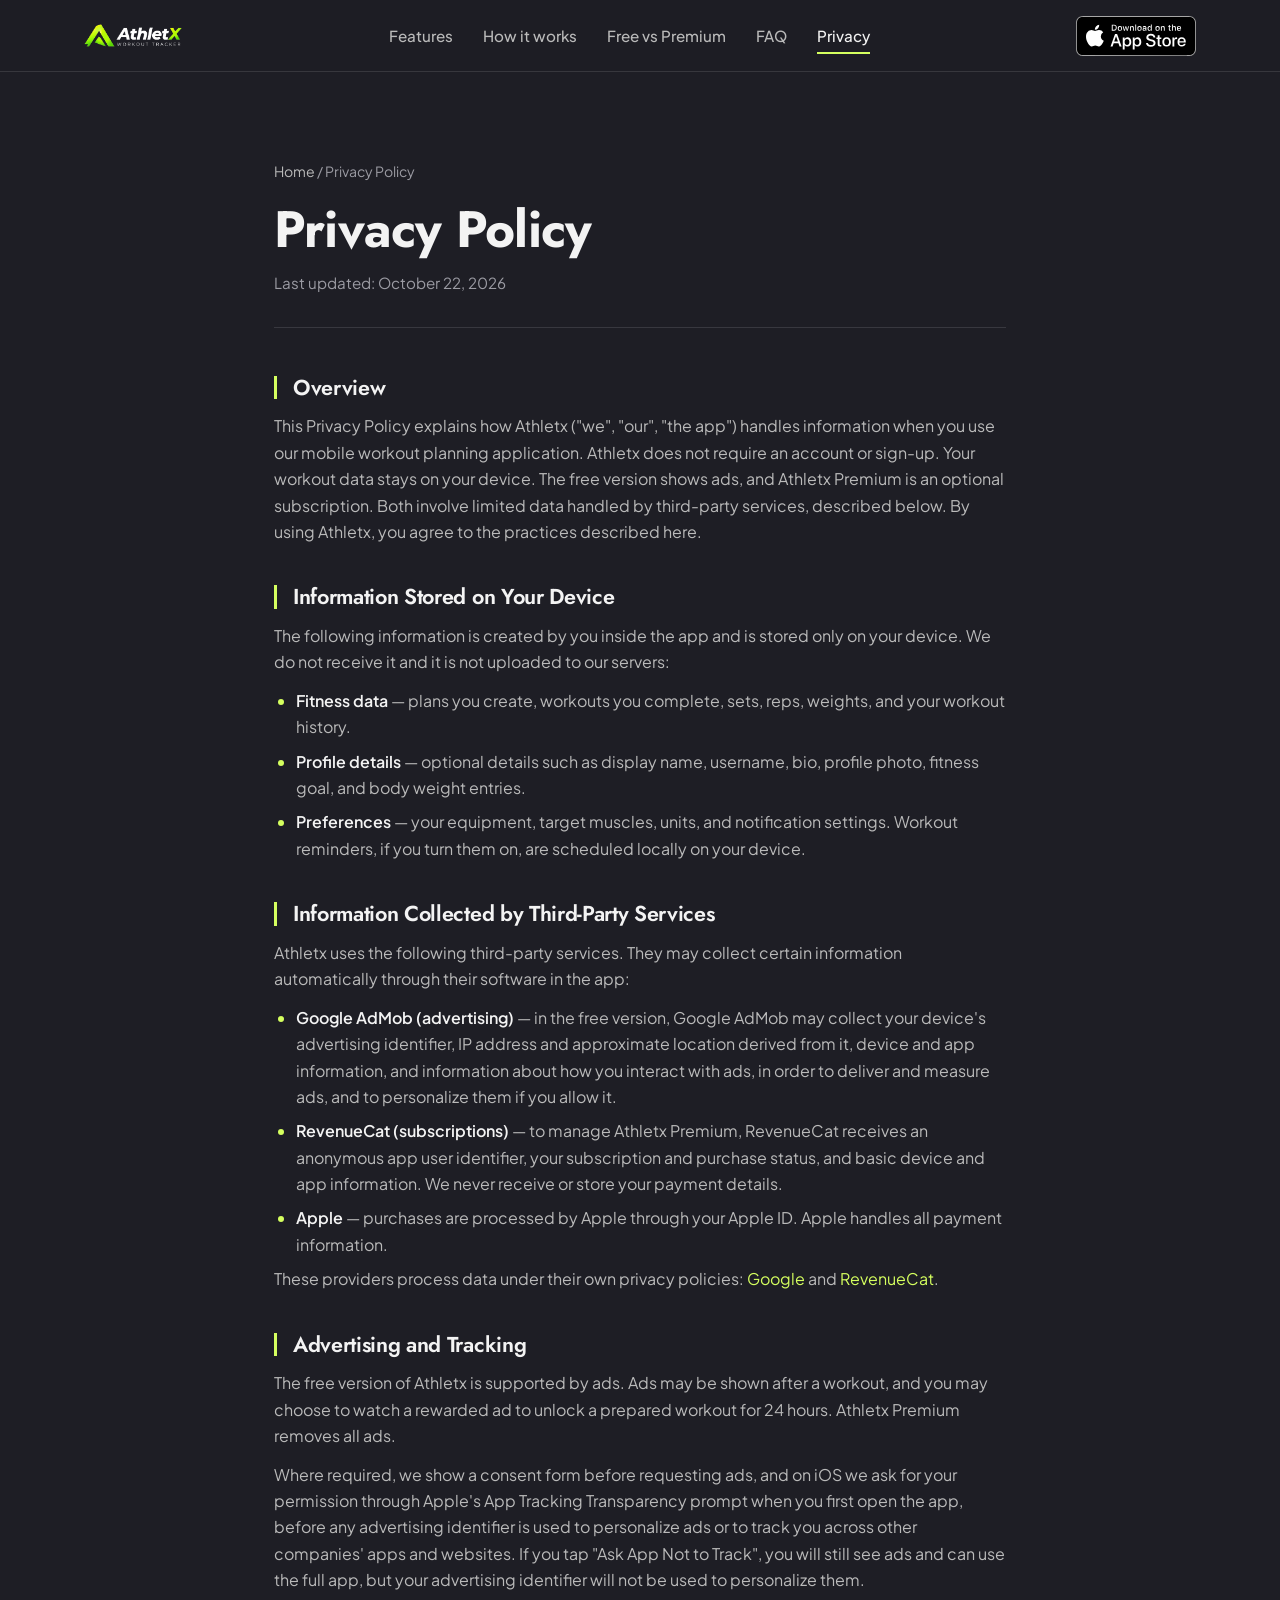
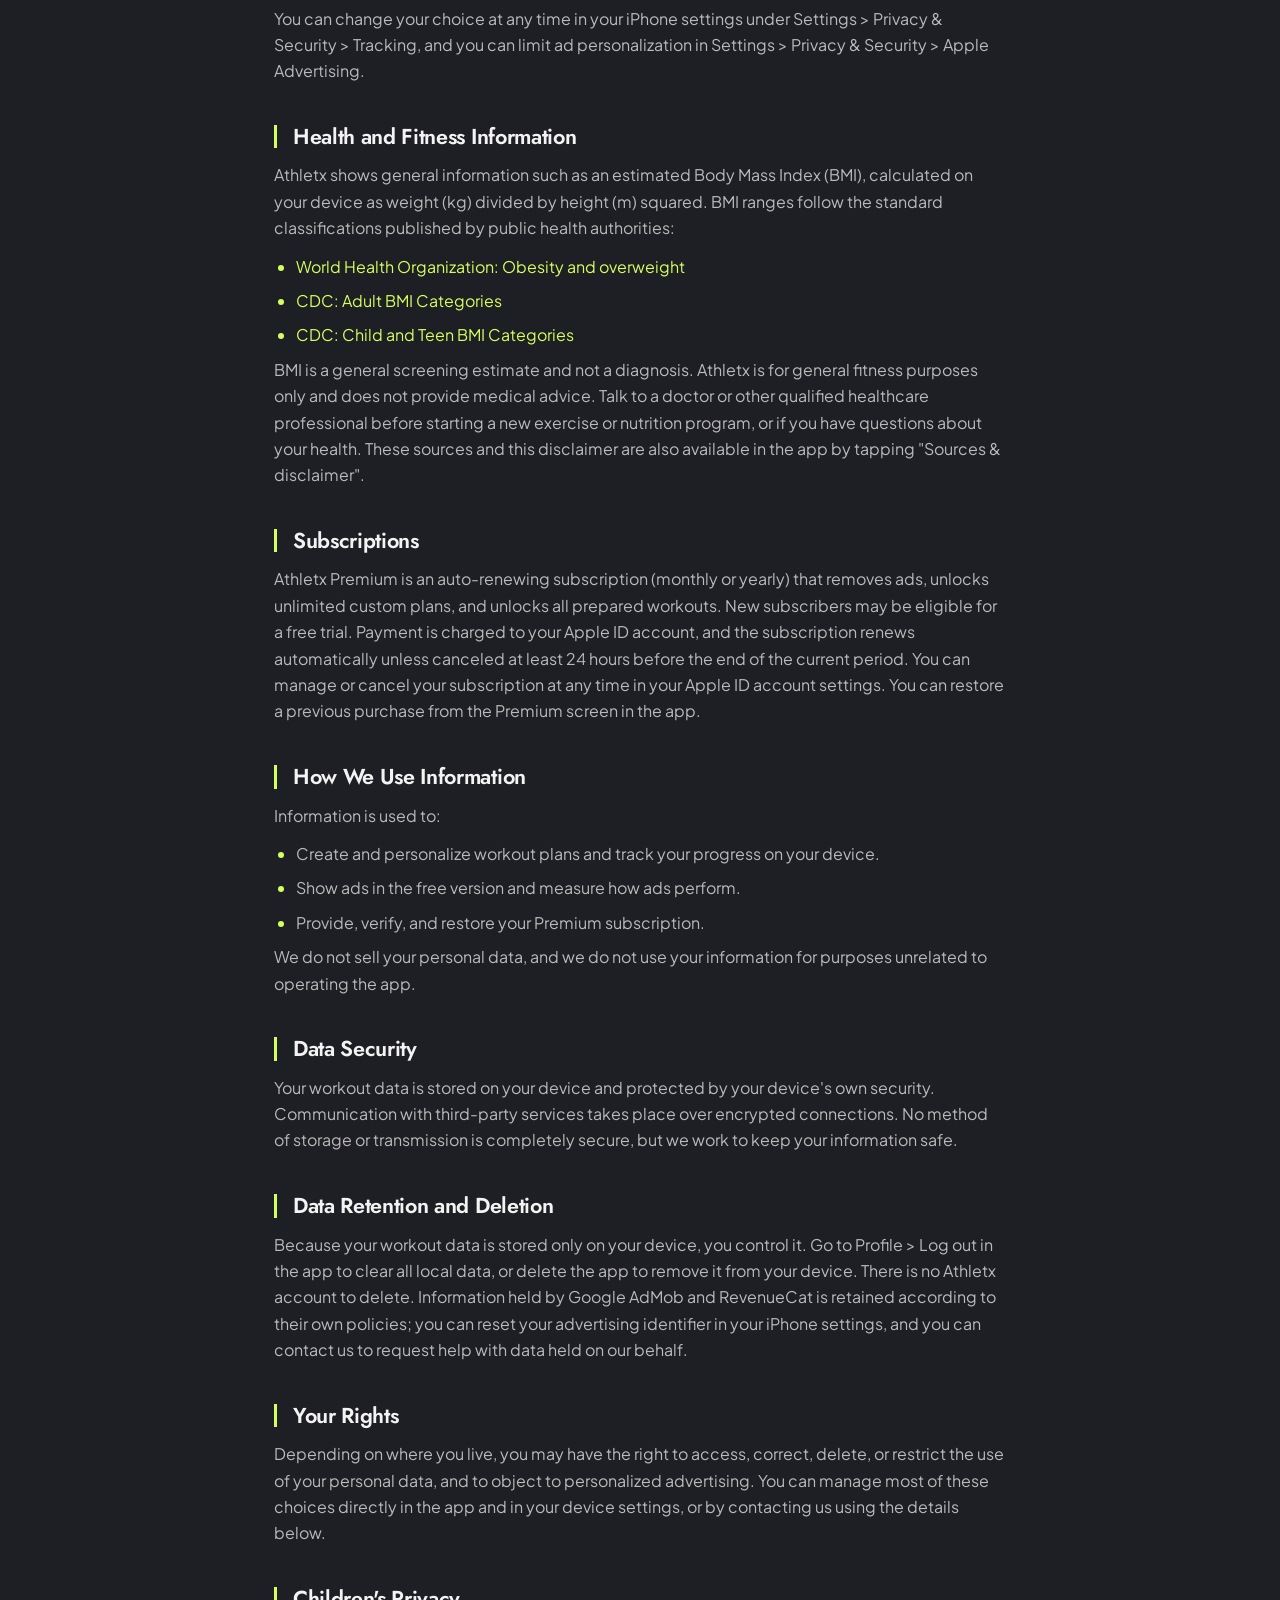
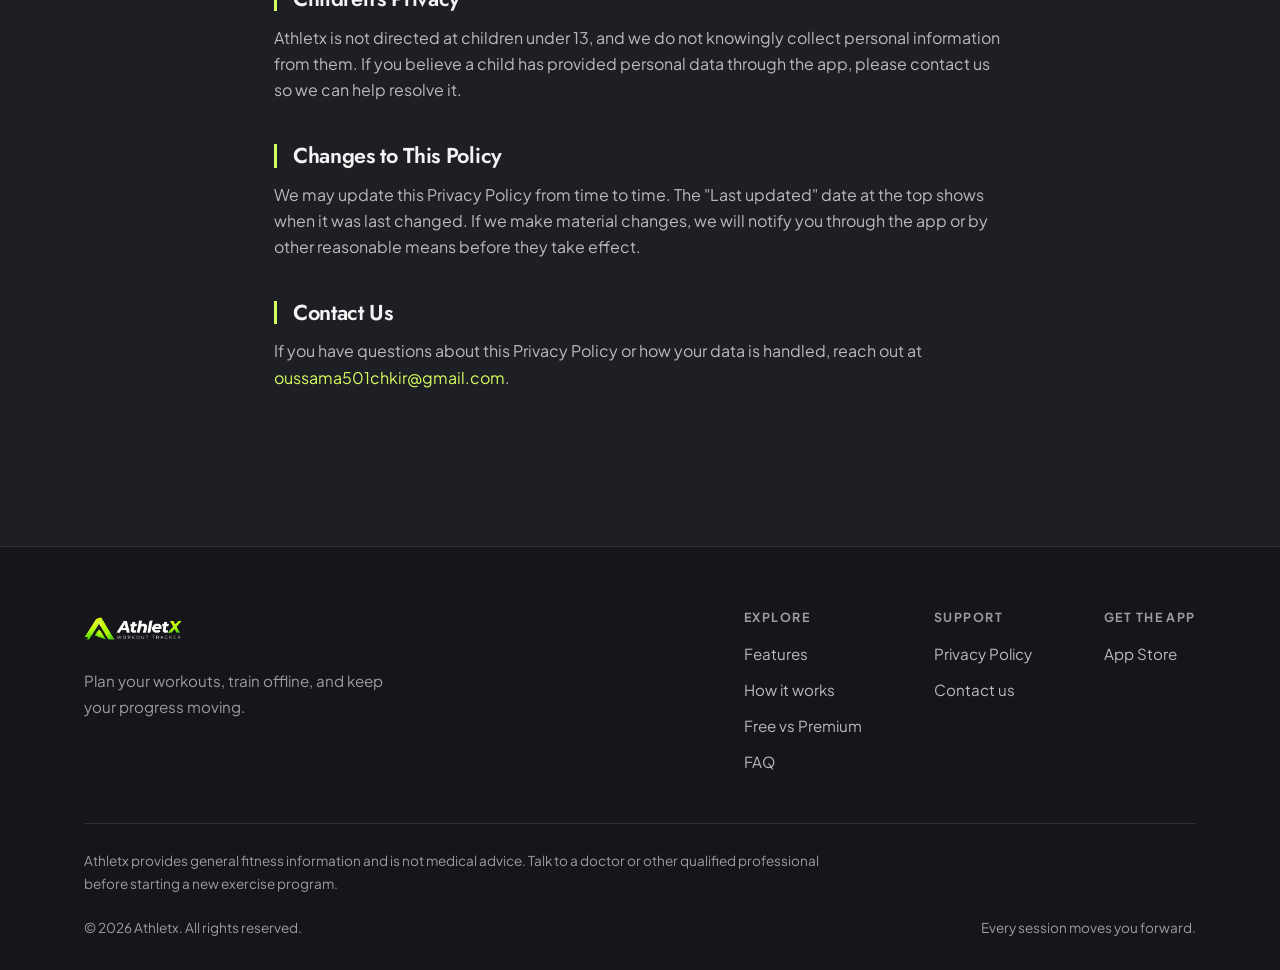
<file: privacy.html>
<!DOCTYPE html>
<html lang="en">
<head>
<meta charset="UTF-8">
<meta name="viewport" content="width=device-width, initial-scale=1.0">
<title>Privacy Policy | Athletx</title>
<meta name="description" content="How Athletx handles your data: workout data stays on your device, how ads and subscriptions work, and how to contact us.">
<link rel="canonical" href="https://oussamachkir.github.io/athletx-website/privacy.html">
<meta name="robots" content="index, follow">
<meta name="theme-color" content="#1e1e25">
<meta property="og:type" content="website">
<meta property="og:site_name" content="Athletx">
<meta property="og:title" content="Privacy Policy | Athletx">
<meta property="og:description" content="How Athletx handles your data: workout data stays on your device, how ads and subscriptions work, and how to contact us.">
<meta property="og:url" content="https://oussamachkir.github.io/athletx-website/privacy.html">
<meta property="og:image" content="https://oussamachkir.github.io/athletx-website/assets/og-image.png">
<meta name="twitter:card" content="summary_large_image">
<meta name="twitter:title" content="Privacy Policy | Athletx">
<meta name="twitter:description" content="How Athletx handles your data: workout data stays on your device, how ads and subscriptions work, and how to contact us.">
<meta name="twitter:image" content="https://oussamachkir.github.io/athletx-website/assets/og-image.png">
<link rel="icon" type="image/png" sizes="32x32" href="assets/favicon-32.png">
<link rel="apple-touch-icon" href="assets/logo-200.png">
<link rel="preload" href="assets/fonts/jost-latin-wght.woff2" as="font" type="font/woff2" crossorigin>
<link rel="preload" href="assets/fonts/plus-jakarta-sans-latin-wght.woff2" as="font" type="font/woff2" crossorigin>
<link rel="stylesheet" href="css/style.css">
<script type="application/ld+json">
{
  "@context": "https://schema.org",
  "@type": "BreadcrumbList",
  "itemListElement": [
    {"@type": "ListItem", "position": 1, "name": "Home", "item": "https://oussamachkir.github.io/athletx-website/"},
    {"@type": "ListItem", "position": 2, "name": "Privacy Policy", "item": "https://oussamachkir.github.io/athletx-website/privacy.html"}
  ]
}
</script>
</head>
<body>
<a class="skip-link" href="#main">Skip to content</a>

<!-- ===== Navbar ===== -->
<header class="navbar">
  <div class="container">
    <a href="./" class="brand" aria-label="Athletx home">
      <!-- IMAGE SLOT: logo. Replace assets/logo-web.png (any width, keep a horizontal logo ~ 4:1 and a transparent background). -->
      <img src="assets/logo-web.png" alt="Athletx" width="132" height="36">
    </a>

    <nav class="nav-links" id="navLinks" aria-label="Main">
      <a href="./#features">Features</a>
      <a href="./#how">How it works</a>
      <a href="./#plans">Free vs Premium</a>
      <a href="./#faq">FAQ</a>
      <a href="privacy.html">Privacy</a>
    </nav>

    <div class="nav-cta">
      <a href="https://apps.apple.com/us/app/athletx-workout-planner/id6818331268" class="app-store-badge">
        <img src="assets/Download_on_the_App_Store_Badge_US-UK_RGB_blk_092917.svg" alt="Download Athletx on the App Store" width="150" height="50">
      </a>
      <button class="nav-toggle" id="navToggle" type="button" aria-label="Toggle menu" aria-expanded="false" aria-controls="navLinks">
        <span></span><span></span><span></span>
      </button>
    </div>
  </div>
</header>

<main id="main" class="policy">
  <div class="container">
    <nav class="crumbs" aria-label="Breadcrumb"><a href="./">Home</a> / <span>Privacy Policy</span></nav>
    <div class="policy-header">
      <h1>Privacy Policy</h1>
      <p>Last updated: October 22, 2026</p>
    </div>

    <div class="policy-section">
      <h2>Overview</h2>
      <p>This Privacy Policy explains how Athletx ("we", "our", "the app") handles information when you use our mobile workout planning application. Athletx does not require an account or sign-up. Your workout data stays on your device. The free version shows ads, and Athletx Premium is an optional subscription. Both involve limited data handled by third-party services, described below. By using Athletx, you agree to the practices described here.</p>
    </div>

    <div class="policy-section">
      <h2>Information Stored on Your Device</h2>
      <p>The following information is created by you inside the app and is stored only on your device. We do not receive it and it is not uploaded to our servers:</p>
      <ul>
        <li><strong>Fitness data</strong> — plans you create, workouts you complete, sets, reps, weights, and your workout history.</li>
        <li><strong>Profile details</strong> — optional details such as display name, username, bio, profile photo, fitness goal, and body weight entries.</li>
        <li><strong>Preferences</strong> — your equipment, target muscles, units, and notification settings. Workout reminders, if you turn them on, are scheduled locally on your device.</li>
      </ul>
    </div>

    <div class="policy-section">
      <h2>Information Collected by Third-Party Services</h2>
      <p>Athletx uses the following third-party services. They may collect certain information automatically through their software in the app:</p>
      <ul>
        <li><strong>Google AdMob (advertising)</strong> — in the free version, Google AdMob may collect your device's advertising identifier, IP address and approximate location derived from it, device and app information, and information about how you interact with ads, in order to deliver and measure ads, and to personalize them if you allow it.</li>
        <li><strong>RevenueCat (subscriptions)</strong> — to manage Athletx Premium, RevenueCat receives an anonymous app user identifier, your subscription and purchase status, and basic device and app information. We never receive or store your payment details.</li>
        <li><strong>Apple</strong> — purchases are processed by Apple through your Apple ID. Apple handles all payment information.</li>
      </ul>
      <p>These providers process data under their own privacy policies: <a href="https://policies.google.com/technologies/partner-sites" target="_blank" rel="noopener">Google</a> and <a href="https://www.revenuecat.com/privacy" target="_blank" rel="noopener">RevenueCat</a>.</p>
    </div>

    <div class="policy-section">
      <h2>Advertising and Tracking</h2>
      <p>The free version of Athletx is supported by ads. Ads may be shown after a workout, and you may choose to watch a rewarded ad to unlock a prepared workout for 24 hours. Athletx Premium removes all ads.</p>
      <p>Where required, we show a consent form before requesting ads, and on iOS we ask for your permission through Apple's App Tracking Transparency prompt when you first open the app, before any advertising identifier is used to personalize ads or to track you across other companies' apps and websites. If you tap "Ask App Not to Track", you will still see ads and can use the full app, but your advertising identifier will not be used to personalize them.</p>
      <p>You can change your choice at any time in your iPhone settings under Settings &gt; Privacy &amp; Security &gt; Tracking, and you can limit ad personalization in Settings &gt; Privacy &amp; Security &gt; Apple Advertising.</p>
    </div>

    <div class="policy-section">
      <h2>Health and Fitness Information</h2>
      <p>Athletx shows general information such as an estimated Body Mass Index (BMI), calculated on your device as weight (kg) divided by height (m) squared. BMI ranges follow the standard classifications published by public health authorities:</p>
      <ul>
        <li><a href="https://www.who.int/news-room/fact-sheets/detail/obesity-and-overweight" target="_blank" rel="noopener">World Health Organization: Obesity and overweight</a></li>
        <li><a href="https://www.cdc.gov/bmi/adult-calculator/bmi-categories.html" target="_blank" rel="noopener">CDC: Adult BMI Categories</a></li>
        <li><a href="https://www.cdc.gov/bmi/child-teen-calculator/bmi-categories.html" target="_blank" rel="noopener">CDC: Child and Teen BMI Categories</a></li>
      </ul>
      <p>BMI is a general screening estimate and not a diagnosis. Athletx is for general fitness purposes only and does not provide medical advice. Talk to a doctor or other qualified healthcare professional before starting a new exercise or nutrition program, or if you have questions about your health. These sources and this disclaimer are also available in the app by tapping "Sources &amp; disclaimer".</p>
    </div>

    <div class="policy-section">
      <h2>Subscriptions</h2>
      <p>Athletx Premium is an auto-renewing subscription (monthly or yearly) that removes ads, unlocks unlimited custom plans, and unlocks all prepared workouts. New subscribers may be eligible for a free trial. Payment is charged to your Apple ID account, and the subscription renews automatically unless canceled at least 24 hours before the end of the current period. You can manage or cancel your subscription at any time in your Apple ID account settings. You can restore a previous purchase from the Premium screen in the app.</p>
    </div>

    <div class="policy-section">
      <h2>How We Use Information</h2>
      <p>Information is used to:</p>
      <ul>
        <li>Create and personalize workout plans and track your progress on your device.</li>
        <li>Show ads in the free version and measure how ads perform.</li>
        <li>Provide, verify, and restore your Premium subscription.</li>
      </ul>
      <p>We do not sell your personal data, and we do not use your information for purposes unrelated to operating the app.</p>
    </div>

    <div class="policy-section">
      <h2>Data Security</h2>
      <p>Your workout data is stored on your device and protected by your device's own security. Communication with third-party services takes place over encrypted connections. No method of storage or transmission is completely secure, but we work to keep your information safe.</p>
    </div>

    <div class="policy-section">
      <h2>Data Retention and Deletion</h2>
      <p>Because your workout data is stored only on your device, you control it. Go to Profile &gt; Log out in the app to clear all local data, or delete the app to remove it from your device. There is no Athletx account to delete. Information held by Google AdMob and RevenueCat is retained according to their own policies; you can reset your advertising identifier in your iPhone settings, and you can contact us to request help with data held on our behalf.</p>
    </div>

    <div class="policy-section">
      <h2>Your Rights</h2>
      <p>Depending on where you live, you may have the right to access, correct, delete, or restrict the use of your personal data, and to object to personalized advertising. You can manage most of these choices directly in the app and in your device settings, or by contacting us using the details below.</p>
    </div>

    <div class="policy-section">
      <h2>Children's Privacy</h2>
      <p>Athletx is not directed at children under 13, and we do not knowingly collect personal information from them. If you believe a child has provided personal data through the app, please contact us so we can help resolve it.</p>
    </div>

    <div class="policy-section">
      <h2>Changes to This Policy</h2>
      <p>We may update this Privacy Policy from time to time. The "Last updated" date at the top shows when it was last changed. If we make material changes, we will notify you through the app or by other reasonable means before they take effect.</p>
    </div>

    <div class="policy-section">
      <h2>Contact Us</h2>
      <p>If you have questions about this Privacy Policy or how your data is handled, reach out at <a href="mailto:oussama501chkir@gmail.com">oussama501chkir@gmail.com</a>.</p>
    </div>
  </div>
</main>

<!-- ===== Footer ===== -->
<footer class="site-footer">
  <div class="container">
    <div class="footer-top">
      <div class="footer-brand">
        <a href="./" class="brand" aria-label="Athletx home">
          <img src="assets/logo-web.png" alt="Athletx" width="132" height="36" loading="lazy">
        </a>
        <p>Plan your workouts, train offline, and keep your progress moving.</p>
      </div>

      <div class="footer-links">
        <nav class="footer-col" aria-label="Explore">
          <h2>Explore</h2>
          <a href="./#features">Features</a>
          <a href="./#how">How it works</a>
          <a href="./#plans">Free vs Premium</a>
          <a href="./#faq">FAQ</a>
        </nav>
        <nav class="footer-col" aria-label="Legal and support">
          <h2>Support</h2>
          <a href="privacy.html">Privacy Policy</a>
          <a href="mailto:oussama501chkir@gmail.com">Contact us</a>
        </nav>
        <nav class="footer-col" aria-label="Get the app">
          <h2>Get the app</h2>
          <a href="https://apps.apple.com/us/app/athletx-workout-planner/id6818331268">App Store</a>
        </nav>
      </div>
    </div>

    <p class="disclaimer">Athletx provides general fitness information and is not medical advice. Talk to a doctor or other qualified professional before starting a new exercise program.</p>

    <div class="footer-bottom">
      <span>&copy; <span id="year">2026</span> Athletx. All rights reserved.</span>
      <span>Every session moves you forward.</span>
    </div>
  </div>
</footer>

<script src="js/script.js"></script>
</body>
</html>
</file>
<file: css/style.css>
/* ==========================================================================
   Athletx website stylesheet
   Palette and type follow the app redesign: raisin black canvas, pale lime
   accent, Jost for headings and Plus Jakarta Sans for body text.
   To re-theme the whole site, change the tokens in :root below.
   ========================================================================== */

/* ---- Self-hosted variable fonts (latin subset) ---- */
@font-face {
  font-family: 'Jost';
  src: url('../assets/fonts/jost-latin-wght.woff2') format('woff2');
  font-weight: 100 900;
  font-style: normal;
  font-display: swap;
}
@font-face {
  font-family: 'Plus Jakarta Sans';
  src: url('../assets/fonts/plus-jakarta-sans-latin-wght.woff2') format('woff2');
  font-weight: 200 800;
  font-style: normal;
  font-display: swap;
}

/* ---- Design tokens ---- */
:root {
  /* Color */
  --bg: #1e1e25;            /* raisin black: main canvas */
  --bg-alt: #25252d;        /* alternate dark section */
  --bg-deep: #15151a;       /* footer */
  --surface: #2d2d36;       /* outer space: cards */
  --surface-2: #363641;     /* card hover */
  --accent: #d5ff5f;        /* pale lime */
  --accent-ink: #1e1e25;    /* text on lime */
  --accent-soft: rgba(213, 255, 95, 0.12);
  --accent-glow: rgba(213, 255, 95, 0.28);
  --ink: #f3f3f3;           /* cotton seed */
  --ink-muted: #bababa;
  --ink-faint: #9b9ba3;
  --line: rgba(243, 243, 243, 0.12);

  --paper: #f3f3f3;         /* light sections */
  --paper-ink: #1e1e25;
  --paper-muted: #4b4b55;
  --paper-line: rgba(30, 30, 37, 0.12);

  /* Type */
  --font-display: 'Jost', 'Avenir Next', 'Segoe UI', system-ui, sans-serif;
  --font-body: 'Plus Jakarta Sans', 'Segoe UI', system-ui, sans-serif;

  /* Layout */
  --container: 1160px;
  --radius: 22px;
  --nav-h: 72px;
}

/* ---- Reset ---- */
*, *::before, *::after { box-sizing: border-box; }
* { margin: 0; padding: 0; }

html {
  scroll-behavior: smooth;
  scroll-padding-top: calc(var(--nav-h) + 16px);
  -webkit-text-size-adjust: 100%;
}

body {
  font-family: var(--font-body);
  font-size: 1.0625rem;
  background: var(--bg);
  color: var(--ink);
  line-height: 1.65;
  -webkit-font-smoothing: antialiased;
  overflow-x: hidden;
}

img, svg { max-width: 100%; display: block; }
a { color: inherit; text-decoration: none; }
ul, ol { list-style: none; }

h1, h2, h3, h4 {
  font-family: var(--font-display);
  font-weight: 600;
  line-height: 1.1;
  letter-spacing: -0.015em;
}

.container {
  width: 100%;
  max-width: var(--container);
  margin: 0 auto;
  padding: 0 24px;
}
.container--narrow { max-width: 860px; }

.sr-only {
  position: absolute;
  width: 1px; height: 1px;
  overflow: hidden;
  clip: rect(0 0 0 0);
  white-space: nowrap;
}

.skip-link {
  position: absolute;
  left: 16px;
  top: -60px;
  z-index: 200;
  background: var(--accent);
  color: var(--accent-ink);
  font-weight: 700;
  padding: 10px 18px;
  border-radius: 999px;
  transition: top 0.2s ease;
}
.skip-link:focus { top: 12px; }

a:focus-visible,
button:focus-visible,
summary:focus-visible {
  outline: 2px solid var(--accent);
  outline-offset: 3px;
  border-radius: 6px;
}
.section--paper a:focus-visible,
.section--paper summary:focus-visible { outline-color: var(--paper-ink); }

/* ---- Buttons and badges ---- */
.btn {
  display: inline-flex;
  align-items: center;
  justify-content: center;
  gap: 10px;
  min-height: 50px;
  padding: 0 28px;
  font-family: var(--font-display);
  font-size: 1.05rem;
  font-weight: 600;
  border-radius: 999px;
  border: 1.5px solid transparent;
  cursor: pointer;
  transition: transform 0.2s ease, background 0.2s ease, border-color 0.2s ease, color 0.2s ease;
  white-space: nowrap;
}
.btn-lime { background: var(--accent); color: var(--accent-ink); }
.btn-lime:hover { transform: translateY(-2px); }
.btn-ghost { border-color: rgba(243, 243, 243, 0.28); color: var(--ink); }
.btn-ghost:hover { border-color: var(--accent); color: var(--accent); }

.app-store-badge {
  display: inline-flex;
  align-items: center;
  line-height: 0;
  transition: opacity 0.2s ease, transform 0.2s ease;
}
.app-store-badge img { height: 50px; width: auto; }
.app-store-badge:hover { opacity: 0.88; transform: translateY(-2px); }

/* ---- Navbar ---- */
.navbar {
  position: sticky;
  top: 0;
  z-index: 100;
  height: var(--nav-h);
  display: flex;
  align-items: center;
  background: rgba(30, 30, 37, 0.85);
  -webkit-backdrop-filter: blur(14px);
  backdrop-filter: blur(14px);
  border-bottom: 1px solid var(--line);
}
.navbar .container {
  display: flex;
  align-items: center;
  justify-content: space-between;
  gap: 24px;
}

.brand { display: inline-flex; align-items: center; }
.brand img { height: 36px; width: auto; }

.nav-links { display: flex; align-items: center; gap: 30px; }
.nav-links a {
  position: relative;
  padding: 6px 0;
  font-size: 0.95rem;
  font-weight: 500;
  color: var(--ink-muted);
  transition: color 0.2s ease;
}
.nav-links a::after {
  content: '';
  position: absolute;
  left: 0; bottom: 0;
  height: 2px; width: 0;
  background: var(--accent);
  transition: width 0.25s ease;
}
.nav-links a:hover,
.nav-links a[aria-current="page"] { color: var(--ink); }
.nav-links a:hover::after,
.nav-links a[aria-current="page"]::after { width: 100%; }

.nav-cta { display: flex; align-items: center; gap: 16px; }
.nav-cta .app-store-badge img { height: 40px; }

.nav-toggle {
  display: none;
  flex-direction: column;
  justify-content: center;
  gap: 5px;
  width: 44px; height: 44px;
  padding: 0 10px;
  background: none;
  border: none;
  cursor: pointer;
}
.nav-toggle span {
  display: block;
  height: 2px;
  background: var(--ink);
  border-radius: 2px;
  transition: transform 0.25s ease, opacity 0.25s ease;
}
.nav-toggle[aria-expanded="true"] span:nth-child(1) { transform: translateY(7px) rotate(45deg); }
.nav-toggle[aria-expanded="true"] span:nth-child(2) { opacity: 0; }
.nav-toggle[aria-expanded="true"] span:nth-child(3) { transform: translateY(-7px) rotate(-45deg); }

/* ---- Sections ---- */
.section { padding: clamp(72px, 9vw, 124px) 0; position: relative; }
.section--alt { background: var(--bg-alt); border-block: 1px solid var(--line); }
.section--paper { background: var(--paper); color: var(--paper-ink); }
.section--paper .section-head > p:not(.kicker) { color: var(--paper-muted); }

.section-head { max-width: 680px; margin-bottom: clamp(40px, 6vw, 72px); }
.section-head--center { margin-inline: auto; text-align: center; }
.section-head h2 { font-size: clamp(2rem, 4vw, 3.1rem); margin-bottom: 16px; }
.section-head > p:not(.kicker) { color: var(--ink-muted); font-size: 1.1rem; }

.kicker {
  display: inline-flex;
  align-items: center;
  gap: 10px;
  margin-bottom: 18px;
  font-family: var(--font-display);
  font-size: 0.9rem;
  font-weight: 600;
  letter-spacing: 0.12em;
  text-transform: uppercase;
  color: var(--accent);
}
.kicker::before {
  content: '';
  width: 8px; height: 8px;
  background: var(--accent);
  transform: rotate(45deg);
}
.section--paper .kicker { color: var(--paper-ink); }
.section--paper .kicker::before { background: var(--paper-ink); }

/* ---- Hero ---- */
.hero {
  position: relative;
  padding: clamp(48px, 7vw, 88px) 0 clamp(56px, 7vw, 96px);
  overflow: hidden;
  background:
    radial-gradient(ellipse 55% 60% at 82% 28%, var(--accent-soft), transparent 70%),
    linear-gradient(180deg, var(--bg) 0%, var(--bg-deep) 100%);
}

.hero-peaks {
  position: absolute;
  left: 0; bottom: 0;
  width: 100%; height: 62%;
  pointer-events: none;
  /* fade the lines out behind the text so they never cross the copy */
  -webkit-mask-image: linear-gradient(90deg, transparent 30%, #000 68%);
  mask-image: linear-gradient(90deg, transparent 30%, #000 68%);
}
.hero-peaks path {
  fill: none;
  stroke: var(--accent);
  stroke-width: 1.5;
  vector-effect: non-scaling-stroke;
  stroke-linejoin: round;
}
.hero-peaks path:first-child { opacity: 0.22; }
.hero-peaks path:last-child { opacity: 0.1; }

.hero-grid {
  position: relative;
  z-index: 1;
  display: grid;
  grid-template-columns: 1.25fr 0.75fr;
  align-items: center;
  gap: 40px;
}

.eyebrow {
  display: inline-flex;
  align-items: center;
  gap: 10px;
  margin-bottom: 22px;
  padding: 8px 16px;
  font-size: 0.85rem;
  font-weight: 600;
  letter-spacing: 0.04em;
  color: var(--accent);
  background: var(--accent-soft);
  border: 1px solid rgba(213, 255, 95, 0.25);
  border-radius: 999px;
}

.hero h1 {
  font-size: clamp(2.6rem, 5vw, 4.2rem);
  font-weight: 700;
  line-height: 1.03;
  letter-spacing: -0.025em;
  margin-bottom: 24px;
  max-width: 20ch;
  text-wrap: balance;
}
.hero h1 .mark { color: var(--accent); }

.lead {
  font-size: clamp(1.05rem, 1.6vw, 1.2rem);
  color: var(--ink-muted);
  max-width: 52ch;
  margin-bottom: 36px;
}

.hero-actions { display: flex; align-items: center; gap: 16px; flex-wrap: wrap; margin-bottom: 36px; }

.chips { display: flex; flex-wrap: wrap; gap: 10px; }
.chips li {
  display: inline-flex;
  align-items: center;
  gap: 8px;
  padding: 7px 14px;
  font-size: 0.88rem;
  font-weight: 500;
  color: var(--ink);
  border: 1px solid var(--line);
  border-radius: 999px;
}
.chips li::before {
  content: '';
  width: 6px; height: 6px;
  border-radius: 50%;
  background: var(--accent);
}

.hero-visual { position: relative; display: flex; justify-content: center; }
.hero-phone {
  position: relative;
  z-index: 1;
  width: auto;
  height: clamp(460px, 68vh, 660px);
  object-fit: contain;
  animation: float 5s ease-in-out infinite alternate;
}
.hero-glow {
  position: absolute;
  inset: 10% 6%;
  background: radial-gradient(circle at 50% 45%, var(--accent-glow), transparent 68%);
  filter: blur(36px);
  opacity: 0.45;
}
@keyframes float {
  from { transform: translateY(-8px); }
  to { transform: translateY(8px); }
}

/* ---- Feature showcase ---- */
.showcase {
  display: grid;
  grid-template-columns: 1fr 1fr;
  align-items: center;
  gap: clamp(40px, 8vw, 110px);
  margin-bottom: clamp(72px, 10vw, 128px);
}
.showcase:last-child { margin-bottom: 0; }
.showcase.reverse .showcase-visual { order: -1; }

.step-tag {
  margin-bottom: 14px;
  font-family: var(--font-display);
  font-size: 0.95rem;
  font-weight: 600;
  letter-spacing: 0.08em;
  text-transform: uppercase;
  color: var(--accent);
}
.showcase h3 { font-size: clamp(1.7rem, 3vw, 2.4rem); margin-bottom: 18px; }
.showcase-copy > p:not(.step-tag) { color: var(--ink-muted); margin-bottom: 26px; max-width: 52ch; }

.ticks { display: grid; gap: 14px; }
.ticks li {
  position: relative;
  padding-left: 36px;
  color: var(--ink);
  font-size: 1rem;
}
.ticks li::before {
  content: '';
  position: absolute;
  left: 0; top: 3px;
  width: 22px; height: 22px;
  border-radius: 50%;
  background: var(--accent-soft)
    url("data:image/svg+xml,%3Csvg xmlns='http://www.w3.org/2000/svg' viewBox='0 0 24 24' fill='none' stroke='%23d5ff5f' stroke-width='3' stroke-linecap='round' stroke-linejoin='round'%3E%3Cpath d='M20 6 9 17l-5-5'/%3E%3C/svg%3E")
    center / 13px no-repeat;
}

.showcase-visual { position: relative; display: flex; justify-content: center; }
.showcase-visual::before {
  content: '';
  position: absolute;
  inset: 8% 0;
  background: radial-gradient(circle at 50% 50%, var(--accent-glow), transparent 66%);
  filter: blur(40px);
  opacity: 0.28;
}

.phone {
  position: relative;
  width: min(300px, 76vw);
  aspect-ratio: 9 / 19.5;
  padding: 10px;
  border-radius: 46px;
  background: #0c0c10;
  border: 1px solid rgba(243, 243, 243, 0.16);
  box-shadow: 0 50px 90px -34px rgba(0, 0, 0, 0.75), inset 0 0 0 2px #1b1b22;
}
.phone::before {
  content: '';
  position: absolute;
  top: 19px; left: 50%;
  width: 84px; height: 24px;
  transform: translateX(-50%);
  border-radius: 14px;
  background: #000;
  z-index: 2;
}
.phone img {
  width: 100%; height: 100%;
  object-fit: cover;
  object-position: top center;
  border-radius: 36px;
}

/* ---- Cards ---- */
.card-grid { display: grid; gap: 20px; }
.card-grid--4 { grid-template-columns: repeat(4, 1fr); }

.card {
  padding: 28px 26px 30px;
  background: #fff;
  border: 1px solid var(--paper-line);
  border-radius: var(--radius);
  transition: transform 0.25s ease, box-shadow 0.25s ease;
}
.card:hover { transform: translateY(-4px); box-shadow: 0 22px 40px -24px rgba(30, 30, 37, 0.35); }
.card h3 { font-size: 1.28rem; margin-bottom: 10px; }
.card p { font-size: 0.97rem; color: var(--paper-muted); }

.card-icon {
  display: grid;
  place-items: center;
  width: 50px; height: 50px;
  margin-bottom: 22px;
  border-radius: 14px;
  background: var(--accent);
  color: var(--accent-ink);
}
.card-icon svg {
  width: 24px; height: 24px;
  fill: none;
  stroke: currentColor;
  stroke-width: 2;
  stroke-linecap: round;
  stroke-linejoin: round;
}

.card--dark { background: var(--surface); border-color: var(--line); }
.card--dark:hover { background: var(--surface-2); box-shadow: 0 22px 40px -24px rgba(0, 0, 0, 0.7); }
.card--dark p { color: var(--ink-muted); }
.card--dark .card-icon { background: var(--accent-soft); color: var(--accent); }

/* ---- How it works ---- */
.steps {
  position: relative;
  display: grid;
  grid-template-columns: repeat(4, 1fr);
  gap: 32px;
}
.step { position: relative; }
/* dashed connector from one numbered circle to the next */
.step:not(:last-child)::before {
  content: '';
  position: absolute;
  top: 27px;
  left: 70px; right: -24px;
  border-top: 1.5px dashed rgba(243, 243, 243, 0.2);
}
.step-num {
  position: relative;
  display: grid;
  place-items: center;
  width: 54px; height: 54px;
  margin-bottom: 24px;
  font-family: var(--font-display);
  font-size: 1.35rem;
  font-weight: 700;
  color: var(--accent-ink);
  background: var(--accent);
  border-radius: 50%;
  box-shadow: 0 0 0 8px var(--bg);
}
.step h3 { font-size: 1.3rem; margin-bottom: 10px; }
.step p { font-size: 0.97rem; color: var(--ink-muted); max-width: 30ch; }

/* ---- Free vs Premium table ---- */
.table-wrap {
  overflow: hidden;
  background: #fff;
  border: 1px solid var(--paper-line);
  border-radius: 26px;
}
.compare { width: 100%; border-collapse: collapse; text-align: center; }
.compare th, .compare td { padding: 18px 22px; border-bottom: 1px solid var(--paper-line); font-size: 0.98rem; }
.compare tbody tr:last-child th,
.compare tbody tr:last-child td { border-bottom: 0; }
.compare thead th {
  font-family: var(--font-display);
  font-size: 1.1rem;
  font-weight: 600;
  padding-block: 22px;
  border-bottom: 1px solid var(--paper-line);
}
.compare th[scope="row"], .compare thead th:first-child { text-align: left; font-weight: 600; }
.compare thead th:first-child { color: var(--paper-muted); font-size: 0.85rem; letter-spacing: 0.08em; text-transform: uppercase; }
.compare td { color: var(--paper-muted); }
.compare .is-premium { background: var(--bg); color: var(--ink); border-bottom-color: rgba(243, 243, 243, 0.1); }
.compare thead th.is-premium { color: var(--accent); }
.compare td.is-premium { font-weight: 600; }

.yes {
  display: inline-grid;
  place-items: center;
  width: 26px; height: 26px;
  border-radius: 50%;
  background: var(--paper-ink);
  color: var(--accent);
}
.is-premium .yes { background: var(--accent); color: var(--accent-ink); }
.yes svg { width: 14px; height: 14px; fill: none; stroke: currentColor; stroke-width: 3; stroke-linecap: round; stroke-linejoin: round; }

/* ---- Privacy section ---- */
.privacy-grid {
  display: grid;
  grid-template-columns: 1fr 1fr;
  gap: clamp(40px, 8vw, 100px);
  align-items: center;
}
.privacy-grid h2 { font-size: clamp(2rem, 4vw, 3.1rem); margin-bottom: 20px; }
.body-lg { font-size: 1.12rem; color: var(--ink-muted); margin-bottom: 24px; max-width: 48ch; }

.text-link {
  display: inline-block;
  font-weight: 600;
  color: var(--accent);
  border-bottom: 1.5px solid currentColor;
  padding-bottom: 2px;
}
.text-link:hover { color: var(--ink); }

.privacy-list { display: grid; gap: 26px; }
.privacy-list li { padding: 4px 0 4px 24px; border-left: 2px solid var(--accent); }
.privacy-list h3 { font-size: 1.22rem; margin-bottom: 6px; }
.privacy-list p { color: var(--ink-muted); font-size: 0.98rem; }

/* ---- FAQ ---- */
.faq { display: grid; gap: 12px; }
.faq-item {
  background: var(--surface);
  border: 1px solid var(--line);
  border-radius: 18px;
  transition: border-color 0.2s ease;
}
.faq-item[open] { border-color: rgba(213, 255, 95, 0.4); }
.faq-item summary {
  display: flex;
  align-items: center;
  justify-content: space-between;
  gap: 20px;
  padding: 20px 24px;
  cursor: pointer;
  list-style: none;
}
.faq-item summary::-webkit-details-marker { display: none; }
.faq-item summary h3 { font-size: 1.12rem; font-weight: 600; letter-spacing: -0.005em; line-height: 1.3; }
.faq-item summary::after {
  content: '';
  flex: none;
  width: 14px; height: 14px;
  background:
    linear-gradient(var(--accent), var(--accent)) center / 100% 2px no-repeat,
    linear-gradient(var(--accent), var(--accent)) center / 2px 100% no-repeat;
  transition: transform 0.25s ease;
}
.faq-item[open] summary::after { transform: rotate(45deg); }
.faq-a { padding: 0 24px 22px; }
.faq-a p { color: var(--ink-muted); font-size: 1rem; max-width: 62ch; }

/* ---- Final CTA ---- */
.cta {
  position: relative;
  overflow: hidden;
  padding: clamp(72px, 9vw, 120px) 0;
  text-align: center;
  background: var(--accent);
  color: var(--accent-ink);
}
.cta::before {
  content: '';
  position: absolute;
  inset: 0;
  background: url("data:image/svg+xml,%3Csvg xmlns='http://www.w3.org/2000/svg' viewBox='0 0 1200 420' preserveAspectRatio='xMidYMax slice'%3E%3Cpath d='M0 400 L230 190 L340 290 L540 60 L740 300 L880 200 L1200 410' fill='none' stroke='%231e1e25' stroke-opacity='0.1' stroke-width='1.5'/%3E%3C/svg%3E") center bottom / cover no-repeat;
  pointer-events: none;
}
.cta .container { position: relative; }
.cta h2 { font-size: clamp(2.1rem, 4.6vw, 3.6rem); font-weight: 700; max-width: 18ch; margin: 0 auto 18px; }
.cta p { font-size: 1.15rem; max-width: 46ch; margin: 0 auto 34px; color: rgba(30, 30, 37, 0.82); }

/* ---- Footer ---- */
.site-footer { background: var(--bg-deep); padding: 64px 0 30px; border-top: 1px solid var(--line); }
.footer-top {
  display: flex;
  justify-content: space-between;
  align-items: flex-start;
  flex-wrap: wrap;
  gap: 40px;
  padding-bottom: 38px;
  border-bottom: 1px solid var(--line);
}
.footer-brand p { margin-top: 14px; max-width: 30ch; font-size: 0.95rem; color: var(--ink-faint); }
.footer-links { display: flex; gap: clamp(32px, 6vw, 72px); flex-wrap: wrap; }
.footer-col h2 {
  margin-bottom: 16px;
  font-family: var(--font-body);
  font-size: 0.78rem;
  font-weight: 700;
  letter-spacing: 0.12em;
  text-transform: uppercase;
  color: var(--ink-faint);
}
.footer-col a { display: block; margin-bottom: 11px; font-size: 0.95rem; color: var(--ink-muted); transition: color 0.2s ease; }
.footer-col a:hover { color: var(--accent); }

.disclaimer { margin: 26px 0 0; max-width: 78ch; font-size: 0.85rem; color: var(--ink-faint); }
.footer-bottom {
  display: flex;
  justify-content: space-between;
  align-items: center;
  flex-wrap: wrap;
  gap: 10px;
  margin-top: 22px;
  font-size: 0.85rem;
  color: var(--ink-faint);
}

/* ---- Privacy policy page ---- */
.policy { padding: clamp(48px, 7vw, 88px) 0 clamp(72px, 9vw, 120px); }
.policy .container { max-width: 780px; }
.crumbs { margin-bottom: 18px; font-size: 0.88rem; color: var(--ink-faint); }
.crumbs a { color: var(--ink-muted); }
.crumbs a:hover { color: var(--accent); }
.policy-header { margin-bottom: 48px; padding-bottom: 32px; border-bottom: 1px solid var(--line); }
.policy-header h1 { font-size: clamp(2.2rem, 4.6vw, 3.2rem); font-weight: 700; margin-bottom: 12px; }
.policy-header p { color: var(--ink-faint); font-size: 0.95rem; }
.policy-section { margin-bottom: 40px; }
.policy-section h2 {
  font-size: 1.35rem;
  margin-bottom: 14px;
  padding-left: 16px;
  border-left: 3px solid var(--accent);
}
.policy-section p, .policy-section li { color: var(--ink-muted); font-size: 1rem; margin-bottom: 12px; }
.policy-section strong { color: var(--ink); font-weight: 600; }
.policy-section ul { padding-left: 22px; }
.policy-section li { list-style: disc; margin-bottom: 8px; }
.policy-section li::marker { color: var(--accent); }
.policy-section a { color: var(--accent); border-bottom: 1px solid transparent; }
.policy-section a:hover { border-bottom-color: var(--accent); }

/* ---- 404 page ---- */
.not-found { min-height: 70vh; display: grid; place-items: center; text-align: center; padding: 72px 0; }
.not-found h1 { font-size: clamp(4rem, 14vw, 8rem); font-weight: 700; color: var(--accent); line-height: 1; margin-bottom: 12px; }
.not-found p { color: var(--ink-muted); margin-bottom: 30px; }

/* ---- Scroll reveal (enabled by JS only, so content is visible without it) ---- */
.reveal-ready [data-reveal] {
  opacity: 0;
  transform: translateY(24px);
  transition: opacity 0.7s ease, transform 0.7s cubic-bezier(0.2, 0.7, 0.2, 1);
  transition-delay: var(--reveal-delay, 0ms);
}
.reveal-ready [data-reveal].is-visible { opacity: 1; transform: none; }
.reveal-ready .card[data-reveal].is-visible:hover { transform: translateY(-4px); }

/* ---- Responsive ---- */
@media (max-width: 1020px) {
  .card-grid--4 { grid-template-columns: repeat(2, 1fr); }
  .steps { grid-template-columns: repeat(2, 1fr); row-gap: 44px; }
  .step:not(:last-child)::before { display: none; }
}

@media (max-width: 900px) {
  .hero-grid { grid-template-columns: 1fr; gap: 40px; }
  .hero h1 { max-width: 16ch; }
  .hero-phone { height: 480px; }
  .showcase { grid-template-columns: 1fr; gap: 44px; }
  .showcase.reverse .showcase-visual { order: 0; }
  .privacy-grid { grid-template-columns: 1fr; }
}

@media (max-width: 860px) {
  .nav-links { display: none; }
  .nav-links.open {
    display: flex;
    flex-direction: column;
    align-items: stretch;
    gap: 4px;
    position: absolute;
    top: var(--nav-h);
    left: 0; right: 0;
    padding: 16px 24px 24px;
    background: var(--bg);
    border-bottom: 1px solid var(--line);
  }
  .nav-links.open a { padding: 14px 0; font-size: 1.05rem; border-bottom: 1px solid var(--line); }
  .nav-links.open a::after { display: none; }
  .nav-toggle { display: flex; }
}

@media (max-width: 620px) {
  .card-grid--4 { grid-template-columns: 1fr; }
  .steps { grid-template-columns: 1fr; }
  .nav-cta .app-store-badge img { height: 34px; }
  .compare th, .compare td { padding: 14px 12px; font-size: 0.9rem; }
  .hero-actions { flex-direction: column; align-items: stretch; }
  .hero-actions .app-store-badge { justify-content: center; }
  .hero-actions .btn { width: 100%; }
  .faq-item summary { padding: 18px 18px; }
  .faq-a { padding: 0 18px 20px; }
  .footer-top { flex-direction: column; }
}

@media (prefers-reduced-motion: reduce) {
  html { scroll-behavior: auto; }
  *, *::before, *::after { animation: none !important; transition-duration: 0.01ms !important; }
  .reveal-ready [data-reveal] { opacity: 1; transform: none; }
}
</file>
